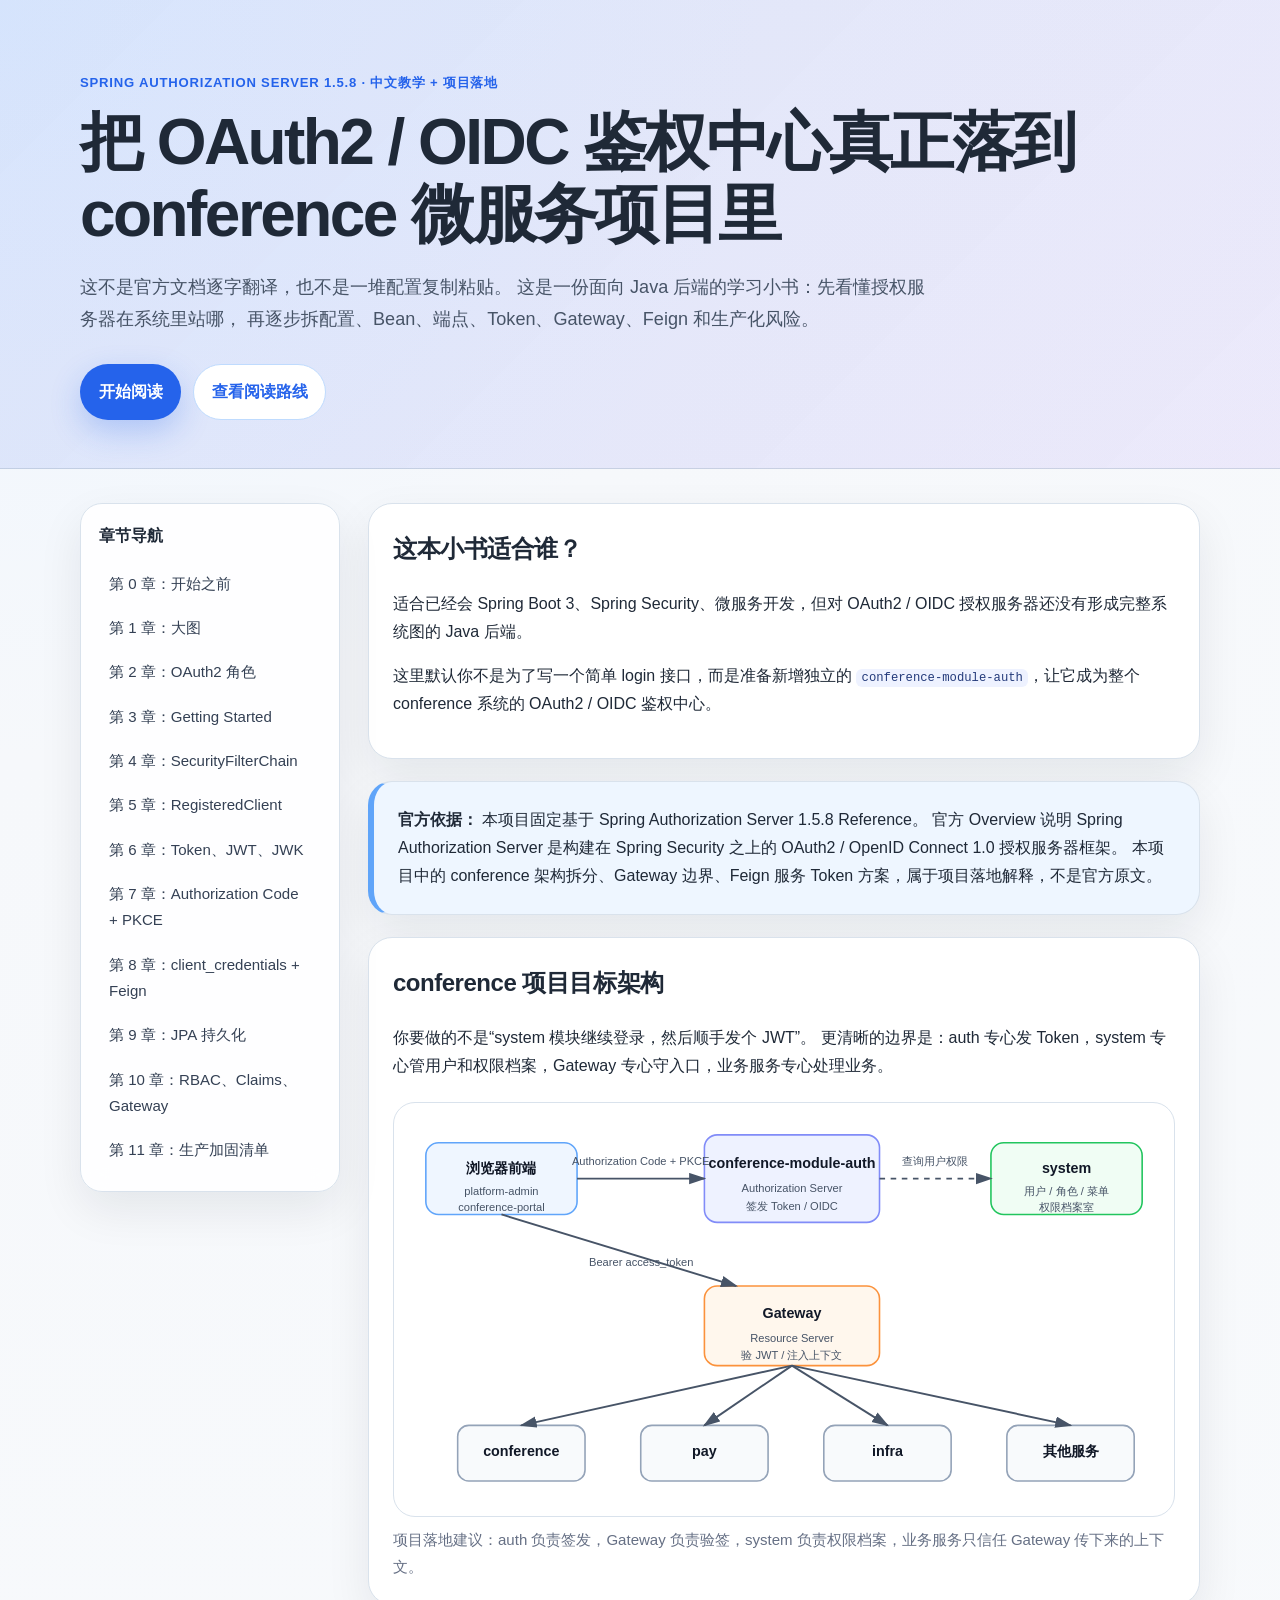
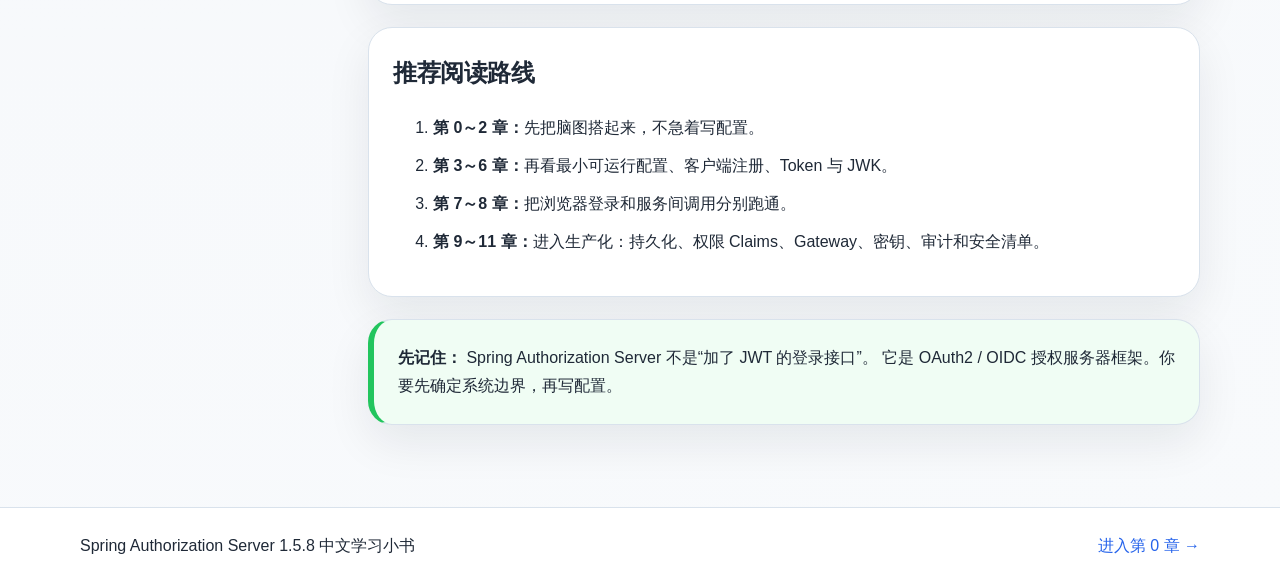
<file: spring-authorization-server-html-study/index.html>
<!DOCTYPE html>
<html lang="zh-CN">
<head>
  <meta charset="UTF-8" />
  <meta name="viewport" content="width=device-width, initial-scale=1.0" />
  <title>Spring Authorization Server 1.5.8 中文学习小书</title>
  <link rel="stylesheet" href="./assets/css/style.css" />
</head>
<body>
  <a class="skip-link" href="#main">跳到正文</a>
  <header class="book-header">
    <div class="container">
      <p class="eyebrow">Spring Authorization Server 1.5.8 · 中文教学 + 项目落地</p>
      <h1>把 OAuth2 / OIDC 鉴权中心真正落到 conference 微服务项目里</h1>
      <p class="lead">
        这不是官方文档逐字翻译，也不是一堆配置复制粘贴。
        这是一份面向 Java 后端的学习小书：先看懂授权服务器在系统里站哪，
        再逐步拆配置、Bean、端点、Token、Gateway、Feign 和生产化风险。
      </p>
      <div class="hero-actions">
        <a class="button primary" href="./chapters/00-before-you-start.html">开始阅读</a>
        <a class="button secondary" href="#route">查看阅读路线</a>
      </div>
    </div>
  </header>

  <main id="main" class="container book-layout">
    <aside class="toc">
      <strong>章节导航</strong>
      <a href="./chapters/00-before-you-start.html">第 0 章：开始之前</a>
      <a href="./chapters/01-big-picture.html">第 1 章：大图</a>
      <a href="./chapters/02-oauth2-roles.html">第 2 章：OAuth2 角色</a>
      <a href="./chapters/03-getting-started.html">第 3 章：Getting Started</a>
      <a href="./chapters/04-security-filter-chain.html">第 4 章：SecurityFilterChain</a>
      <a href="./chapters/05-registered-client.html">第 5 章：RegisteredClient</a>
      <a href="./chapters/06-token-jwt-jwk.html">第 6 章：Token、JWT、JWK</a>
      <a href="./chapters/07-authorization-code-pkce.html">第 7 章：Authorization Code + PKCE</a>
      <a href="./chapters/08-client-credentials-feign.html">第 8 章：client_credentials + Feign</a>
      <a href="./chapters/09-jpa-persistence.html">第 9 章：JPA 持久化</a>
      <a href="./chapters/10-rbac-claims-gateway.html">第 10 章：RBAC、Claims、Gateway</a>
      <a href="./chapters/11-production-checklist.html">第 11 章：生产加固清单</a>
    </aside>

    <article class="content">
      <section class="card">
        <h2>这本小书适合谁？</h2>
        <p>
          适合已经会 Spring Boot 3、Spring Security、微服务开发，但对 OAuth2 / OIDC 授权服务器还没有形成完整系统图的 Java 后端。
        </p>
        <p>
          这里默认你不是为了写一个简单 login 接口，而是准备新增独立的
          <code>conference-module-auth</code>，让它成为整个 conference 系统的 OAuth2 / OIDC 鉴权中心。
        </p>
      </section>

      <section class="official-note">
        <strong>官方依据：</strong>
        本项目固定基于 Spring Authorization Server 1.5.8 Reference。
        官方 Overview 说明 Spring Authorization Server 是构建在 Spring Security 之上的 OAuth2 / OpenID Connect 1.0 授权服务器框架。
        本项目中的 conference 架构拆分、Gateway 边界、Feign 服务 Token 方案，属于项目落地解释，不是官方原文。
      </section>

      <section class="card">
        <h2>conference 项目目标架构</h2>
        <p>
          你要做的不是“system 模块继续登录，然后顺手发个 JWT”。
          更清晰的边界是：auth 专心发 Token，system 专心管用户和权限档案，Gateway 专心守入口，业务服务专心处理业务。
        </p>

        <figure class="diagram">
          <svg viewBox="0 0 980 520" role="img" aria-label="conference OAuth2 总体架构图">
            <defs>
              <marker id="arrow" markerWidth="10" markerHeight="10" refX="8" refY="3" orient="auto">
                <path d="M0,0 L0,6 L9,3 z"></path>
              </marker>
            </defs>

            <rect x="40" y="50" width="190" height="90" rx="16" class="svg-box client"/>
            <text x="135" y="88" text-anchor="middle" class="svg-title">浏览器前端</text>
            <text x="135" y="116" text-anchor="middle" class="svg-text">platform-admin</text>
            <text x="135" y="136" text-anchor="middle" class="svg-text">conference-portal</text>

            <rect x="390" y="40" width="220" height="110" rx="16" class="svg-box auth"/>
            <text x="500" y="82" text-anchor="middle" class="svg-title">conference-module-auth</text>
            <text x="500" y="112" text-anchor="middle" class="svg-text">Authorization Server</text>
            <text x="500" y="134" text-anchor="middle" class="svg-text">签发 Token / OIDC</text>

            <rect x="750" y="50" width="190" height="90" rx="16" class="svg-box system"/>
            <text x="845" y="88" text-anchor="middle" class="svg-title">system</text>
            <text x="845" y="116" text-anchor="middle" class="svg-text">用户 / 角色 / 菜单</text>
            <text x="845" y="136" text-anchor="middle" class="svg-text">权限档案室</text>

            <rect x="390" y="230" width="220" height="100" rx="16" class="svg-box gateway"/>
            <text x="500" y="270" text-anchor="middle" class="svg-title">Gateway</text>
            <text x="500" y="300" text-anchor="middle" class="svg-text">Resource Server</text>
            <text x="500" y="322" text-anchor="middle" class="svg-text">验 JWT / 注入上下文</text>

            <rect x="80" y="405" width="160" height="70" rx="14" class="svg-box service"/>
            <text x="160" y="444" text-anchor="middle" class="svg-title">conference</text>

            <rect x="310" y="405" width="160" height="70" rx="14" class="svg-box service"/>
            <text x="390" y="444" text-anchor="middle" class="svg-title">pay</text>

            <rect x="540" y="405" width="160" height="70" rx="14" class="svg-box service"/>
            <text x="620" y="444" text-anchor="middle" class="svg-title">infra</text>

            <rect x="770" y="405" width="160" height="70" rx="14" class="svg-box service"/>
            <text x="850" y="444" text-anchor="middle" class="svg-title">其他服务</text>

            <line x1="230" y1="95" x2="390" y2="95" class="svg-line" marker-end="url(#arrow)"/>
            <text x="310" y="78" text-anchor="middle" class="svg-text">Authorization Code + PKCE</text>

            <line x1="610" y1="95" x2="750" y2="95" class="svg-line dashed" marker-end="url(#arrow)"/>
            <text x="680" y="78" text-anchor="middle" class="svg-text">查询用户权限</text>

            <line x1="135" y1="140" x2="430" y2="230" class="svg-line" marker-end="url(#arrow)"/>
            <text x="245" y="205" class="svg-text">Bearer access_token</text>

            <line x1="500" y1="330" x2="160" y2="405" class="svg-line" marker-end="url(#arrow)"/>
            <line x1="500" y1="330" x2="390" y2="405" class="svg-line" marker-end="url(#arrow)"/>
            <line x1="500" y1="330" x2="620" y2="405" class="svg-line" marker-end="url(#arrow)"/>
            <line x1="500" y1="330" x2="850" y2="405" class="svg-line" marker-end="url(#arrow)"/>
          </svg>
          <figcaption>项目落地建议：auth 负责签发，Gateway 负责验签，system 负责权限档案，业务服务只信任 Gateway 传下来的上下文。</figcaption>
        </figure>
      </section>

      <section id="route" class="card">
        <h2>推荐阅读路线</h2>
        <ol class="reading-route">
          <li><strong>第 0～2 章：</strong>先把脑图搭起来，不急着写配置。</li>
          <li><strong>第 3～6 章：</strong>再看最小可运行配置、客户端注册、Token 与 JWK。</li>
          <li><strong>第 7～8 章：</strong>把浏览器登录和服务间调用分别跑通。</li>
          <li><strong>第 9～11 章：</strong>进入生产化：持久化、权限 Claims、Gateway、密钥、审计和安全清单。</li>
        </ol>
      </section>

      <section class="remember-box">
        <strong>先记住：</strong>
        Spring Authorization Server 不是“加了 JWT 的登录接口”。
        它是 OAuth2 / OIDC 授权服务器框架。你要先确定系统边界，再写配置。
      </section>
    </article>
  </main>

  <footer class="book-footer">
    <div class="container">
      <span>Spring Authorization Server 1.5.8 中文学习小书</span>
      <a href="./chapters/00-before-you-start.html">进入第 0 章 →</a>
    </div>
  </footer>

  <script src="./assets/js/main.js"></script>
</body>
</html>
</file>
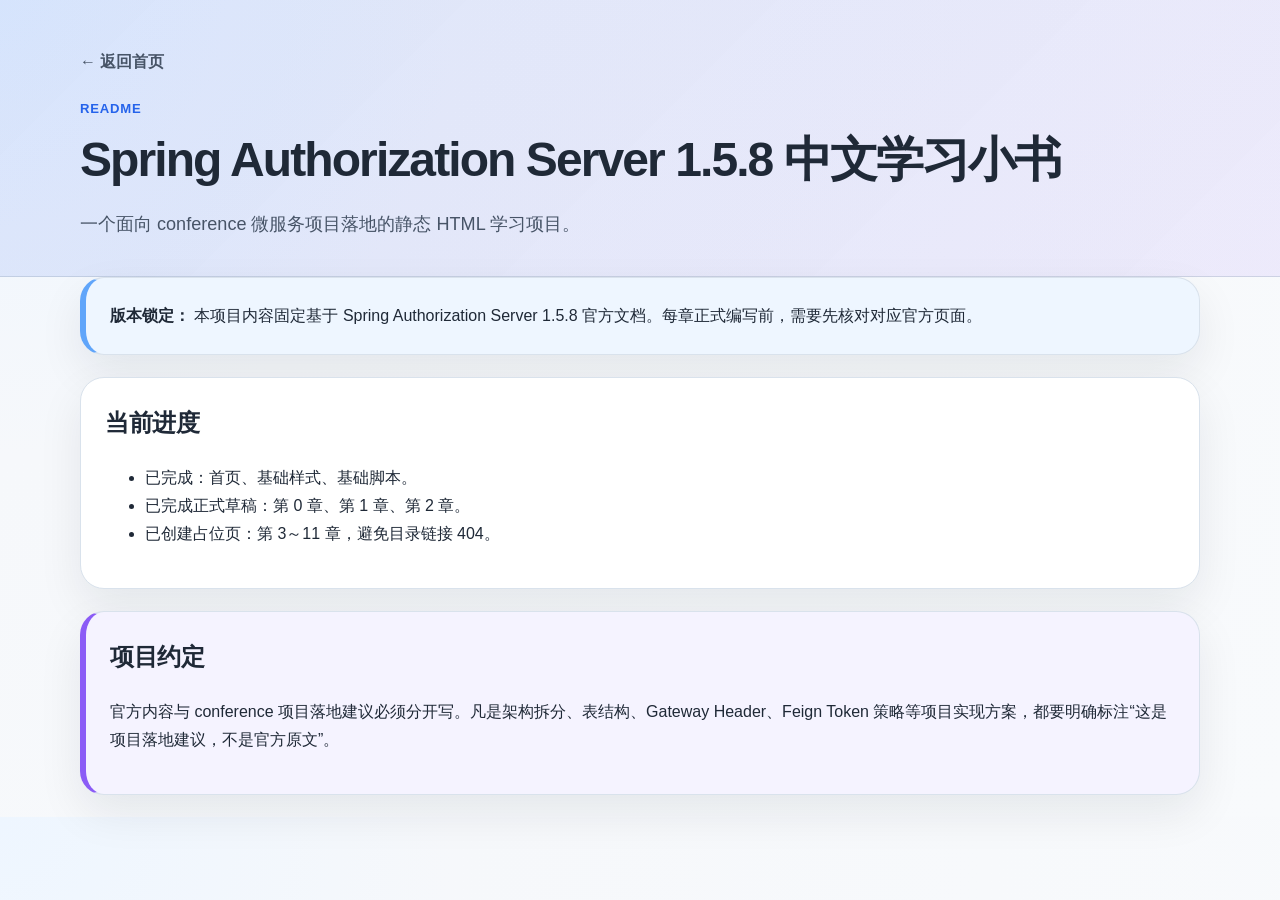
<file: spring-authorization-server-html-study/README.html>
<!DOCTYPE html>
<html lang="zh-CN">
<head>
  <meta charset="UTF-8" />
  <meta name="viewport" content="width=device-width, initial-scale=1.0" />
  <title>README · Spring Authorization Server 1.5.8 中文学习小书</title>
  <link rel="stylesheet" href="./assets/css/style.css" />
</head>
<body>
  <header class="chapter-header">
    <div class="container">
      <a class="back-link" href="./index.html">← 返回首页</a>
      <p class="eyebrow">README</p>
      <h1>Spring Authorization Server 1.5.8 中文学习小书</h1>
      <p class="lead">一个面向 conference 微服务项目落地的静态 HTML 学习项目。</p>
    </div>
  </header>
  <main class="container">
    <section class="official-note">
      <strong>版本锁定：</strong>
      本项目内容固定基于 Spring Authorization Server 1.5.8 官方文档。每章正式编写前，需要先核对对应官方页面。
    </section>
    <section class="card">
      <h2>当前进度</h2>
      <ul>
        <li>已完成：首页、基础样式、基础脚本。</li>
        <li>已完成正式草稿：第 0 章、第 1 章、第 2 章。</li>
        <li>已创建占位页：第 3～11 章，避免目录链接 404。</li>
      </ul>
    </section>
    <section class="project-note">
      <h2>项目约定</h2>
      <p>官方内容与 conference 项目落地建议必须分开写。凡是架构拆分、表结构、Gateway Header、Feign Token 策略等项目实现方案，都要明确标注“这是项目落地建议，不是官方原文”。</p>
    </section>
  </main>
  <script src="./assets/js/main.js"></script>
</body>
</html>
</file>
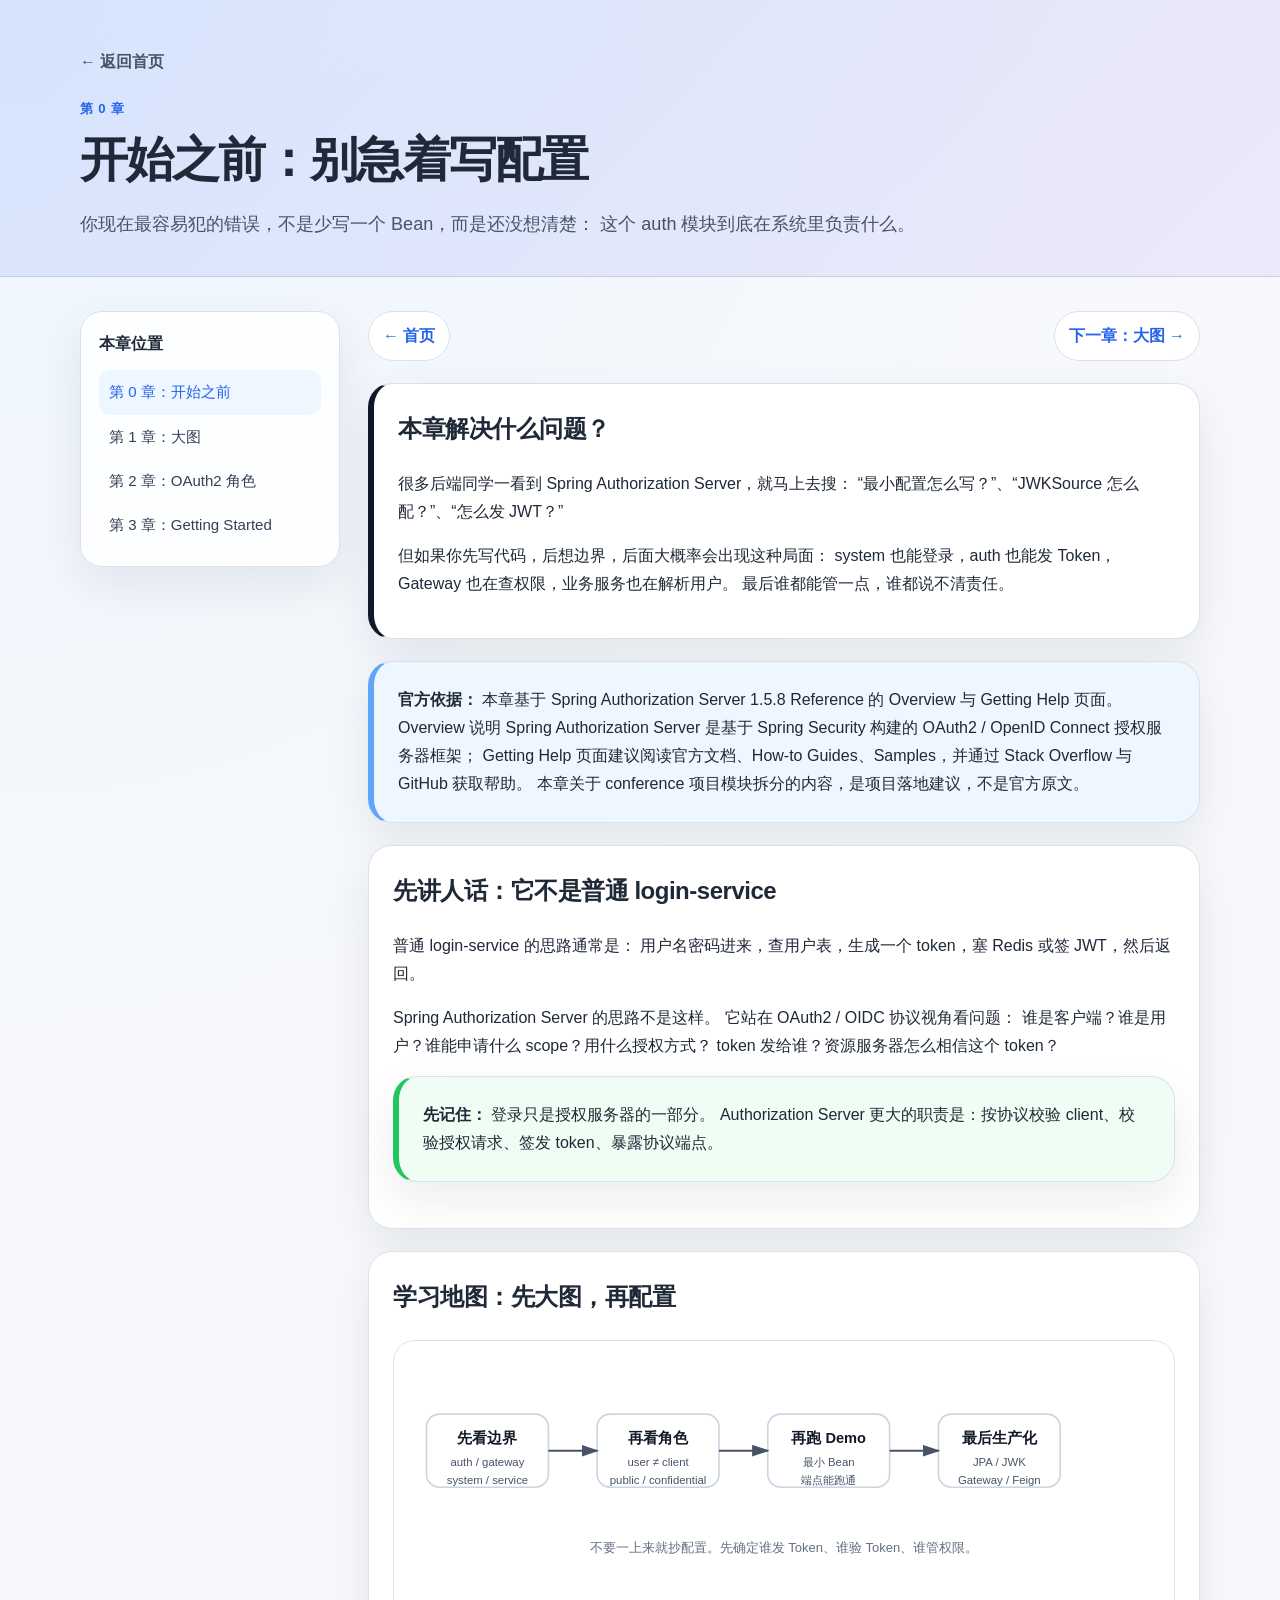
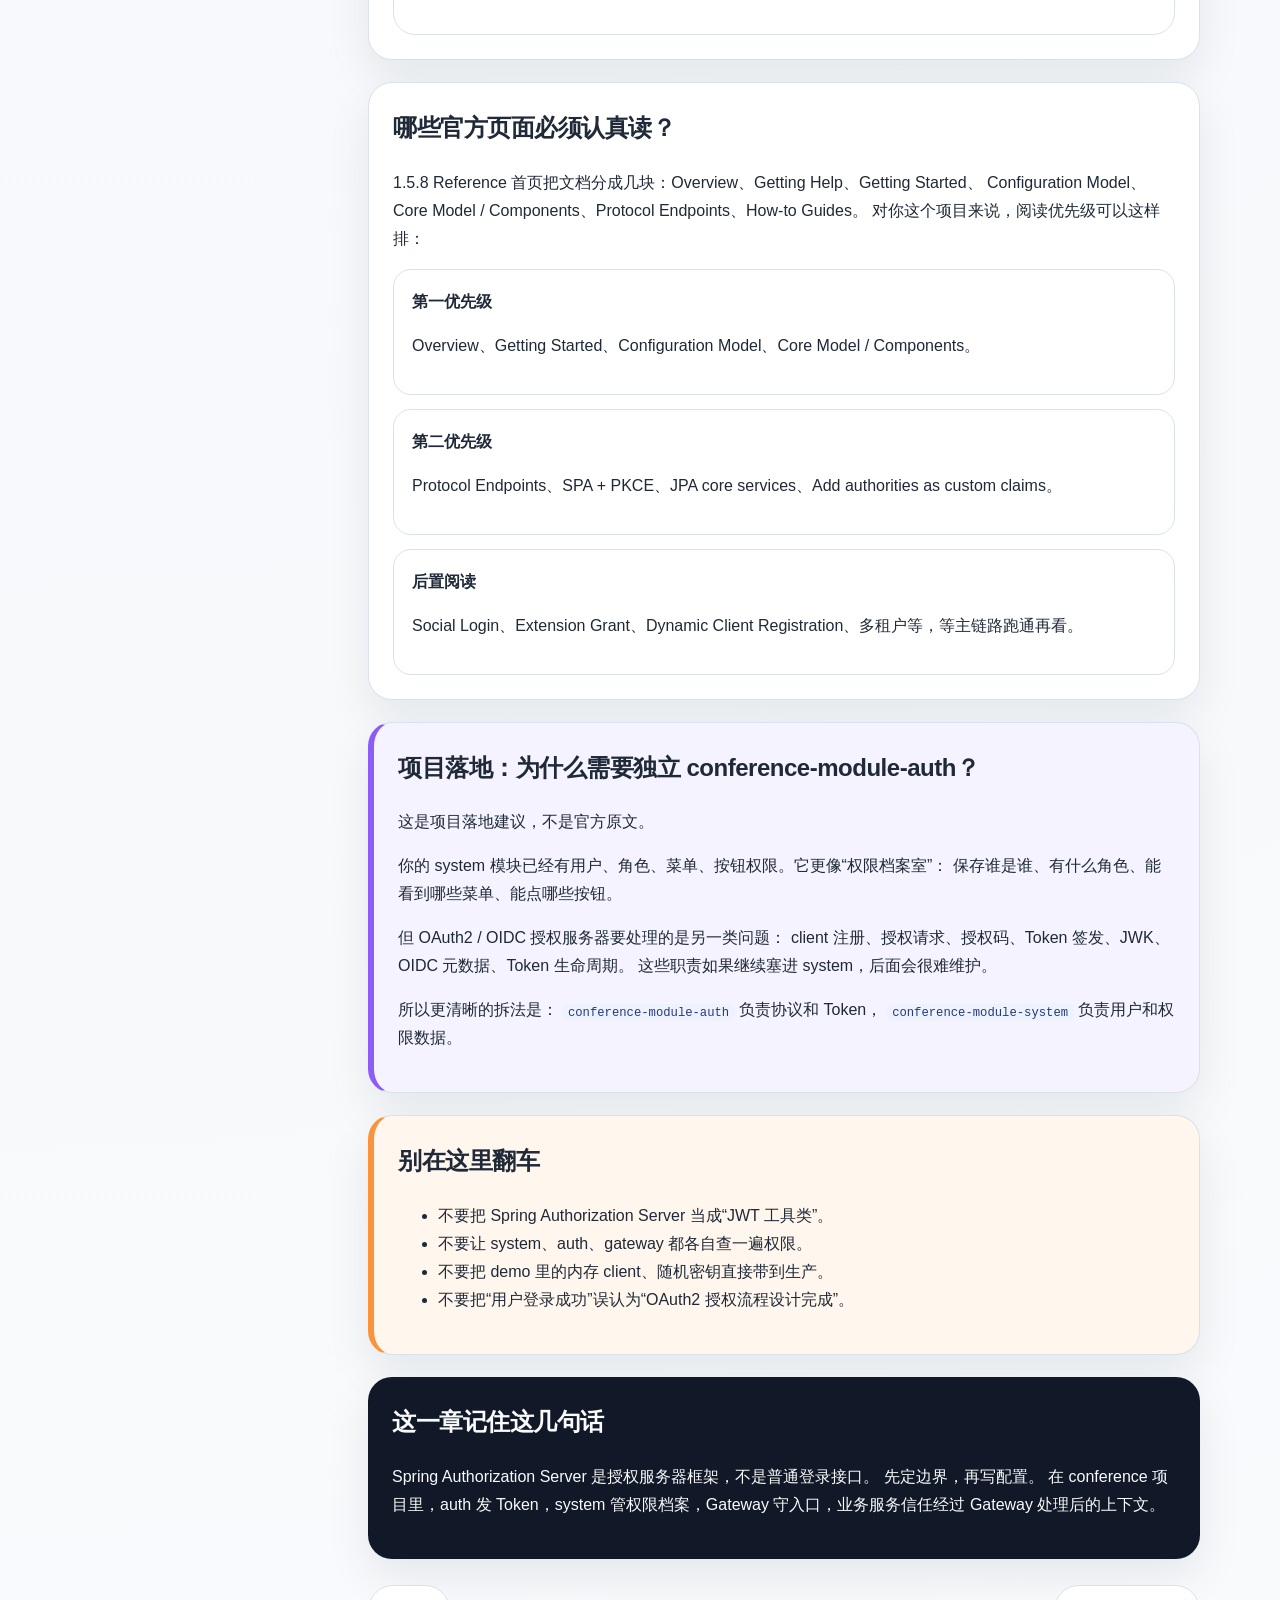
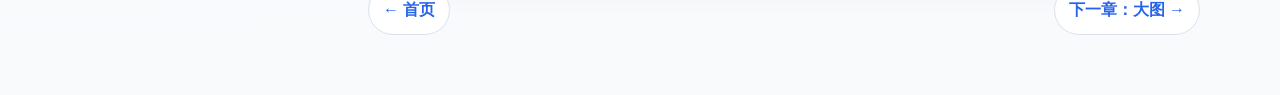
<file: spring-authorization-server-html-study/chapters/00-before-you-start.html>
<!DOCTYPE html>
<html lang="zh-CN">
<head>
  <meta charset="UTF-8" />
  <meta name="viewport" content="width=device-width, initial-scale=1.0" />
  <title>第 0 章：开始之前：别急着写配置</title>
  <link rel="stylesheet" href="../assets/css/style.css" />
</head>
<body>
  <a class="skip-link" href="#main">跳到正文</a>
  <header class="chapter-header">
    <div class="container">
      <a class="back-link" href="../index.html">← 返回首页</a>
      <p class="eyebrow">第 0 章</p>
      <h1>开始之前：别急着写配置</h1>
      <p class="lead">
        你现在最容易犯的错误，不是少写一个 Bean，而是还没想清楚：
        这个 auth 模块到底在系统里负责什么。
      </p>
    </div>
  </header>

  <main id="main" class="container book-layout">
    <aside class="toc">
      <strong>本章位置</strong>
      <a href="./00-before-you-start.html">第 0 章：开始之前</a>
      <a href="./01-big-picture.html">第 1 章：大图</a>
      <a href="./02-oauth2-roles.html">第 2 章：OAuth2 角色</a>
      <a href="./03-getting-started.html">第 3 章：Getting Started</a>
    </aside>

    <article class="content">
      <nav class="chapter-nav top">
        <a href="../index.html">← 首页</a>
        <a href="./01-big-picture.html">下一章：大图 →</a>
      </nav>

      <section class="problem-box">
        <h2>本章解决什么问题？</h2>
        <p>
          很多后端同学一看到 Spring Authorization Server，就马上去搜：
          “最小配置怎么写？”、“JWKSource 怎么配？”、“怎么发 JWT？”
        </p>
        <p>
          但如果你先写代码，后想边界，后面大概率会出现这种局面：
          system 也能登录，auth 也能发 Token，Gateway 也在查权限，业务服务也在解析用户。
          最后谁都能管一点，谁都说不清责任。
        </p>
      </section>

      <section class="official-note">
        <strong>官方依据：</strong>
        本章基于 Spring Authorization Server 1.5.8 Reference 的 Overview 与 Getting Help 页面。
        Overview 说明 Spring Authorization Server 是基于 Spring Security 构建的 OAuth2 / OpenID Connect 授权服务器框架；
        Getting Help 页面建议阅读官方文档、How-to Guides、Samples，并通过 Stack Overflow 与 GitHub 获取帮助。
        本章关于 conference 项目模块拆分的内容，是项目落地建议，不是官方原文。
      </section>

      <section class="card">
        <h2>先讲人话：它不是普通 login-service</h2>
        <p>
          普通 login-service 的思路通常是：
          用户名密码进来，查用户表，生成一个 token，塞 Redis 或签 JWT，然后返回。
        </p>
        <p>
          Spring Authorization Server 的思路不是这样。
          它站在 OAuth2 / OIDC 协议视角看问题：
          谁是客户端？谁是用户？谁能申请什么 scope？用什么授权方式？
          token 发给谁？资源服务器怎么相信这个 token？
        </p>

        <div class="remember-box">
          <strong>先记住：</strong>
          登录只是授权服务器的一部分。
          Authorization Server 更大的职责是：按协议校验 client、校验授权请求、签发 token、暴露协议端点。
        </div>
      </section>

      <section class="card">
        <h2>学习地图：先大图，再配置</h2>
        <figure class="diagram">
          <svg viewBox="0 0 960 360" role="img" aria-label="学习路线图">
            <defs>
              <marker id="arrow" markerWidth="10" markerHeight="10" refX="8" refY="3" orient="auto">
                <path d="M0,0 L0,6 L9,3 z"></path>
              </marker>
            </defs>

            <rect x="40" y="90" width="150" height="90" rx="16" class="svg-box"/>
            <text x="115" y="125" text-anchor="middle" class="svg-title">先看边界</text>
            <text x="115" y="154" text-anchor="middle" class="svg-text">auth / gateway</text>
            <text x="115" y="176" text-anchor="middle" class="svg-text">system / service</text>

            <rect x="250" y="90" width="150" height="90" rx="16" class="svg-box"/>
            <text x="325" y="125" text-anchor="middle" class="svg-title">再看角色</text>
            <text x="325" y="154" text-anchor="middle" class="svg-text">user ≠ client</text>
            <text x="325" y="176" text-anchor="middle" class="svg-text">public / confidential</text>

            <rect x="460" y="90" width="150" height="90" rx="16" class="svg-box"/>
            <text x="535" y="125" text-anchor="middle" class="svg-title">再跑 Demo</text>
            <text x="535" y="154" text-anchor="middle" class="svg-text">最小 Bean</text>
            <text x="535" y="176" text-anchor="middle" class="svg-text">端点能跑通</text>

            <rect x="670" y="90" width="150" height="90" rx="16" class="svg-box"/>
            <text x="745" y="125" text-anchor="middle" class="svg-title">最后生产化</text>
            <text x="745" y="154" text-anchor="middle" class="svg-text">JPA / JWK</text>
            <text x="745" y="176" text-anchor="middle" class="svg-text">Gateway / Feign</text>

            <line x1="190" y1="135" x2="250" y2="135" class="svg-line" marker-end="url(#arrow)"/>
            <line x1="400" y1="135" x2="460" y2="135" class="svg-line" marker-end="url(#arrow)"/>
            <line x1="610" y1="135" x2="670" y2="135" class="svg-line" marker-end="url(#arrow)"/>

            <text x="480" y="260" text-anchor="middle" class="svg-caption">
              不要一上来就抄配置。先确定谁发 Token、谁验 Token、谁管权限。
            </text>
          </svg>
        </figure>
      </section>

      <section class="card">
        <h2>哪些官方页面必须认真读？</h2>
        <p>
          1.5.8 Reference 首页把文档分成几块：Overview、Getting Help、Getting Started、
          Configuration Model、Core Model / Components、Protocol Endpoints、How-to Guides。
          对你这个项目来说，阅读优先级可以这样排：
        </p>

        <div class="priority-list">
          <div class="priority-item">
            <strong>第一优先级</strong>
            <p>Overview、Getting Started、Configuration Model、Core Model / Components。</p>
          </div>
          <div class="priority-item">
            <strong>第二优先级</strong>
            <p>Protocol Endpoints、SPA + PKCE、JPA core services、Add authorities as custom claims。</p>
          </div>
          <div class="priority-item">
            <strong>后置阅读</strong>
            <p>Social Login、Extension Grant、Dynamic Client Registration、多租户等，等主链路跑通再看。</p>
          </div>
        </div>
      </section>

      <section class="project-note">
        <h2>项目落地：为什么需要独立 conference-module-auth？</h2>
        <p>这是项目落地建议，不是官方原文。</p>
        <p>
          你的 system 模块已经有用户、角色、菜单、按钮权限。它更像“权限档案室”：
          保存谁是谁、有什么角色、能看到哪些菜单、能点哪些按钮。
        </p>
        <p>
          但 OAuth2 / OIDC 授权服务器要处理的是另一类问题：
          client 注册、授权请求、授权码、Token 签发、JWK、OIDC 元数据、Token 生命周期。
          这些职责如果继续塞进 system，后面会很难维护。
        </p>
        <p>
          所以更清晰的拆法是：
          <code>conference-module-auth</code> 负责协议和 Token，
          <code>conference-module-system</code> 负责用户和权限数据。
        </p>
      </section>

      <section class="pitfall-box">
        <h2>别在这里翻车</h2>
        <ul>
          <li>不要把 Spring Authorization Server 当成“JWT 工具类”。</li>
          <li>不要让 system、auth、gateway 都各自查一遍权限。</li>
          <li>不要把 demo 里的内存 client、随机密钥直接带到生产。</li>
          <li>不要把“用户登录成功”误认为“OAuth2 授权流程设计完成”。</li>
        </ul>
      </section>

      <section class="summary-box">
        <h2>这一章记住这几句话</h2>
        <p>
          Spring Authorization Server 是授权服务器框架，不是普通登录接口。
          先定边界，再写配置。
          在 conference 项目里，auth 发 Token，system 管权限档案，Gateway 守入口，业务服务信任经过 Gateway 处理后的上下文。
        </p>
      </section>

      <nav class="chapter-nav bottom">
        <a href="../index.html">← 首页</a>
        <a href="./01-big-picture.html">下一章：大图 →</a>
      </nav>
    </article>
  </main>
  <script src="../assets/js/main.js"></script>
</body>
</html>
</file>
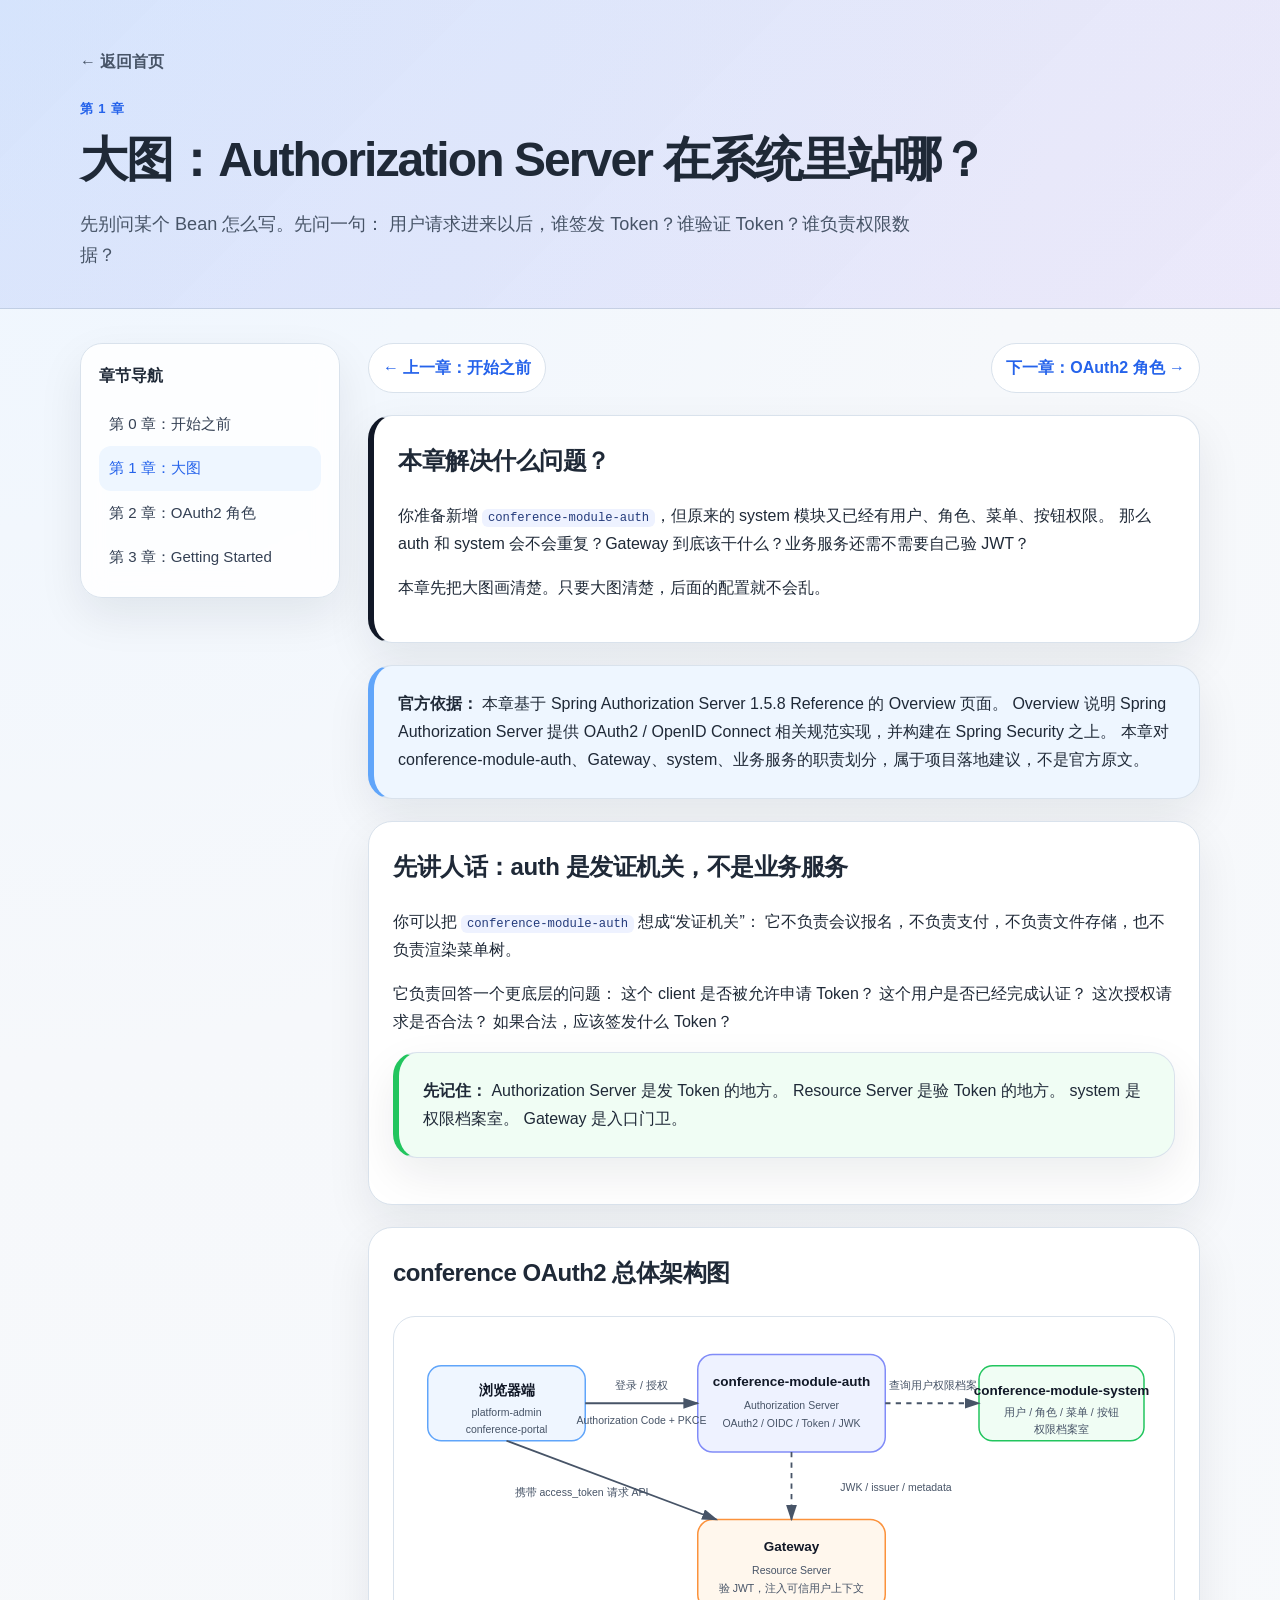
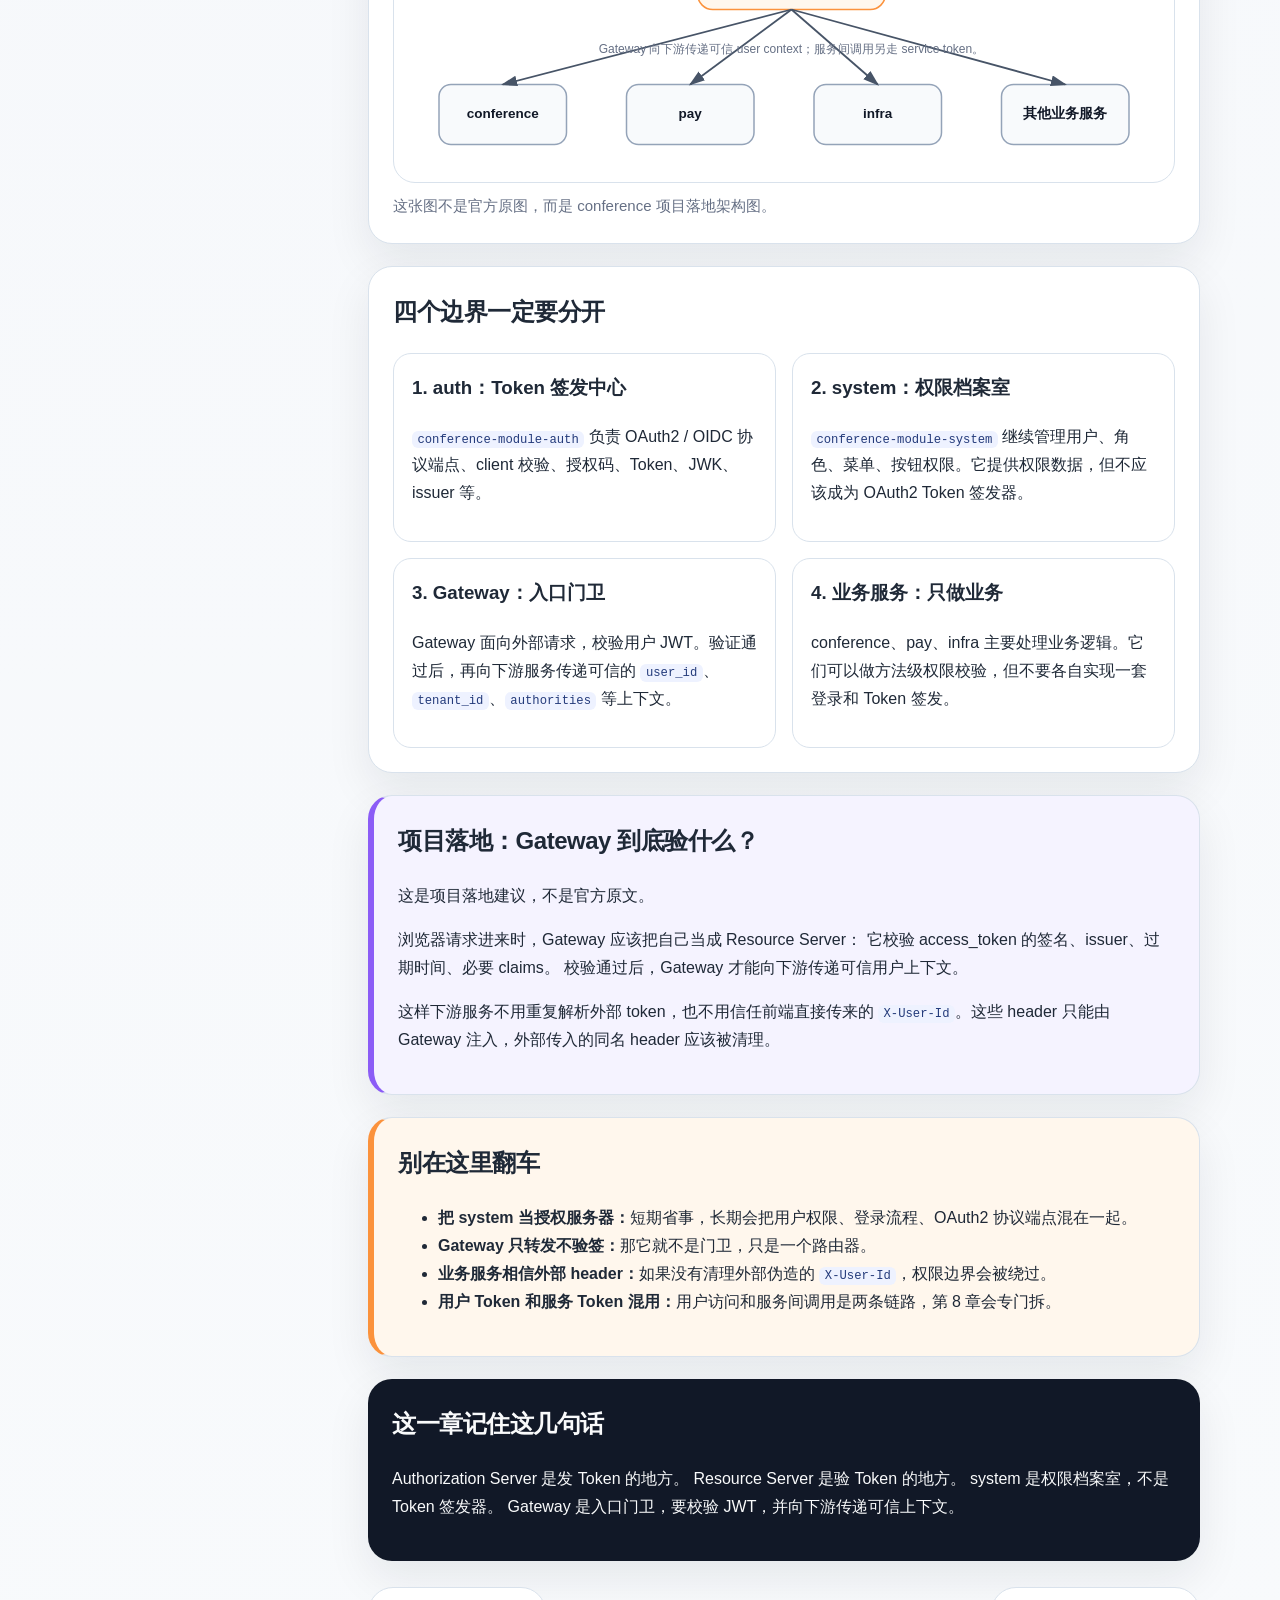
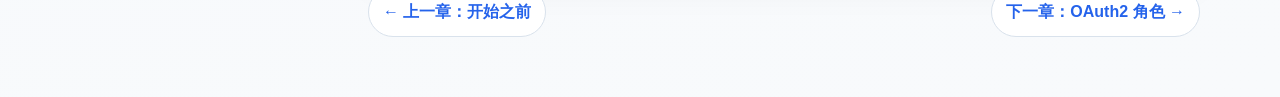
<file: spring-authorization-server-html-study/chapters/01-big-picture.html>
<!DOCTYPE html>
<html lang="zh-CN">
<head>
  <meta charset="UTF-8" />
  <meta name="viewport" content="width=device-width, initial-scale=1.0" />
  <title>第 1 章：大图：Authorization Server 在系统里站哪？</title>
  <link rel="stylesheet" href="../assets/css/style.css" />
</head>
<body>
  <a class="skip-link" href="#main">跳到正文</a>
  <header class="chapter-header">
    <div class="container">
      <a class="back-link" href="../index.html">← 返回首页</a>
      <p class="eyebrow">第 1 章</p>
      <h1>大图：Authorization Server 在系统里站哪？</h1>
      <p class="lead">
        先别问某个 Bean 怎么写。先问一句：
        用户请求进来以后，谁签发 Token？谁验证 Token？谁负责权限数据？
      </p>
    </div>
  </header>

  <main id="main" class="container book-layout">
    <aside class="toc">
      <strong>章节导航</strong>
      <a href="./00-before-you-start.html">第 0 章：开始之前</a>
      <a href="./01-big-picture.html">第 1 章：大图</a>
      <a href="./02-oauth2-roles.html">第 2 章：OAuth2 角色</a>
      <a href="./03-getting-started.html">第 3 章：Getting Started</a>
    </aside>

    <article class="content">
      <nav class="chapter-nav top">
        <a href="./00-before-you-start.html">← 上一章：开始之前</a>
        <a href="./02-oauth2-roles.html">下一章：OAuth2 角色 →</a>
      </nav>

      <section class="problem-box">
        <h2>本章解决什么问题？</h2>
        <p>
          你准备新增 <code>conference-module-auth</code>，但原来的 system 模块又已经有用户、角色、菜单、按钮权限。
          那么 auth 和 system 会不会重复？Gateway 到底该干什么？业务服务还需不需要自己验 JWT？
        </p>
        <p>
          本章先把大图画清楚。只要大图清楚，后面的配置就不会乱。
        </p>
      </section>

      <section class="official-note">
        <strong>官方依据：</strong>
        本章基于 Spring Authorization Server 1.5.8 Reference 的 Overview 页面。
        Overview 说明 Spring Authorization Server 提供 OAuth2 / OpenID Connect 相关规范实现，并构建在 Spring Security 之上。
        本章对 conference-module-auth、Gateway、system、业务服务的职责划分，属于项目落地建议，不是官方原文。
      </section>

      <section class="card">
        <h2>先讲人话：auth 是发证机关，不是业务服务</h2>
        <p>
          你可以把 <code>conference-module-auth</code> 想成“发证机关”：
          它不负责会议报名，不负责支付，不负责文件存储，也不负责渲染菜单树。
        </p>
        <p>
          它负责回答一个更底层的问题：
          这个 client 是否被允许申请 Token？
          这个用户是否已经完成认证？
          这次授权请求是否合法？
          如果合法，应该签发什么 Token？
        </p>

        <div class="remember-box">
          <strong>先记住：</strong>
          Authorization Server 是发 Token 的地方。
          Resource Server 是验 Token 的地方。
          system 是权限档案室。
          Gateway 是入口门卫。
        </div>
      </section>

      <section class="card">
        <h2>conference OAuth2 总体架构图</h2>
        <figure class="diagram">
          <svg viewBox="0 0 1040 620" role="img" aria-label="conference OAuth2 总体架构图">
            <defs>
              <marker id="arrow" markerWidth="10" markerHeight="10" refX="8" refY="3" orient="auto">
                <path d="M0,0 L0,6 L9,3 z"></path>
              </marker>
            </defs>

            <rect x="45" y="65" width="210" height="100" rx="18" class="svg-box client"/>
            <text x="150" y="104" text-anchor="middle" class="svg-title">浏览器端</text>
            <text x="150" y="132" text-anchor="middle" class="svg-text">platform-admin</text>
            <text x="150" y="154" text-anchor="middle" class="svg-text">conference-portal</text>

            <rect x="405" y="50" width="250" height="130" rx="20" class="svg-box auth"/>
            <text x="530" y="92" text-anchor="middle" class="svg-title">conference-module-auth</text>
            <text x="530" y="122" text-anchor="middle" class="svg-text">Authorization Server</text>
            <text x="530" y="146" text-anchor="middle" class="svg-text">OAuth2 / OIDC / Token / JWK</text>

            <rect x="780" y="65" width="220" height="100" rx="18" class="svg-box system"/>
            <text x="890" y="104" text-anchor="middle" class="svg-title">conference-module-system</text>
            <text x="890" y="132" text-anchor="middle" class="svg-text">用户 / 角色 / 菜单 / 按钮</text>
            <text x="890" y="154" text-anchor="middle" class="svg-text">权限档案室</text>

            <rect x="405" y="270" width="250" height="120" rx="20" class="svg-box gateway"/>
            <text x="530" y="312" text-anchor="middle" class="svg-title">Gateway</text>
            <text x="530" y="342" text-anchor="middle" class="svg-text">Resource Server</text>
            <text x="530" y="366" text-anchor="middle" class="svg-text">验 JWT，注入可信用户上下文</text>

            <rect x="60" y="490" width="170" height="80" rx="16" class="svg-box service"/>
            <text x="145" y="535" text-anchor="middle" class="svg-title">conference</text>

            <rect x="310" y="490" width="170" height="80" rx="16" class="svg-box service"/>
            <text x="395" y="535" text-anchor="middle" class="svg-title">pay</text>

            <rect x="560" y="490" width="170" height="80" rx="16" class="svg-box service"/>
            <text x="645" y="535" text-anchor="middle" class="svg-title">infra</text>

            <rect x="810" y="490" width="170" height="80" rx="16" class="svg-box service"/>
            <text x="895" y="535" text-anchor="middle" class="svg-title">其他业务服务</text>

            <line x1="255" y1="115" x2="405" y2="115" class="svg-line" marker-end="url(#arrow)"/>
            <text x="330" y="96" text-anchor="middle" class="svg-text">登录 / 授权</text>
            <text x="330" y="142" text-anchor="middle" class="svg-text">Authorization Code + PKCE</text>

            <line x1="655" y1="115" x2="780" y2="115" class="svg-line dashed" marker-end="url(#arrow)"/>
            <text x="718" y="96" text-anchor="middle" class="svg-text">查询用户权限档案</text>

            <line x1="150" y1="165" x2="430" y2="270" class="svg-line" marker-end="url(#arrow)"/>
            <text x="250" y="238" text-anchor="middle" class="svg-text">携带 access_token 请求 API</text>

            <line x1="530" y1="180" x2="530" y2="270" class="svg-line dashed" marker-end="url(#arrow)"/>
            <text x="595" y="232" class="svg-text">JWK / issuer / metadata</text>

            <line x1="530" y1="390" x2="145" y2="490" class="svg-line" marker-end="url(#arrow)"/>
            <line x1="530" y1="390" x2="395" y2="490" class="svg-line" marker-end="url(#arrow)"/>
            <line x1="530" y1="390" x2="645" y2="490" class="svg-line" marker-end="url(#arrow)"/>
            <line x1="530" y1="390" x2="895" y2="490" class="svg-line" marker-end="url(#arrow)"/>

            <text x="530" y="448" text-anchor="middle" class="svg-caption">
              Gateway 向下游传递可信 user context；服务间调用另走 service token。
            </text>
          </svg>
          <figcaption>
            这张图不是官方原图，而是 conference 项目落地架构图。
          </figcaption>
        </figure>
      </section>

      <section class="card">
        <h2>四个边界一定要分开</h2>
        <div class="concept-grid">
          <div class="concept-card">
            <h3>1. auth：Token 签发中心</h3>
            <p><code>conference-module-auth</code> 负责 OAuth2 / OIDC 协议端点、client 校验、授权码、Token、JWK、issuer 等。</p>
          </div>

          <div class="concept-card">
            <h3>2. system：权限档案室</h3>
            <p><code>conference-module-system</code> 继续管理用户、角色、菜单、按钮权限。它提供权限数据，但不应该成为 OAuth2 Token 签发器。</p>
          </div>

          <div class="concept-card">
            <h3>3. Gateway：入口门卫</h3>
            <p>Gateway 面向外部请求，校验用户 JWT。验证通过后，再向下游服务传递可信的 <code>user_id</code>、<code>tenant_id</code>、<code>authorities</code> 等上下文。</p>
          </div>

          <div class="concept-card">
            <h3>4. 业务服务：只做业务</h3>
            <p>conference、pay、infra 主要处理业务逻辑。它们可以做方法级权限校验，但不要各自实现一套登录和 Token 签发。</p>
          </div>
        </div>
      </section>

      <section class="project-note">
        <h2>项目落地：Gateway 到底验什么？</h2>
        <p>这是项目落地建议，不是官方原文。</p>
        <p>
          浏览器请求进来时，Gateway 应该把自己当成 Resource Server：
          它校验 access_token 的签名、issuer、过期时间、必要 claims。
          校验通过后，Gateway 才能向下游传递可信用户上下文。
        </p>
        <p>
          这样下游服务不用重复解析外部 token，也不用信任前端直接传来的
          <code>X-User-Id</code>。这些 header 只能由 Gateway 注入，外部传入的同名 header 应该被清理。
        </p>
      </section>

      <section class="pitfall-box">
        <h2>别在这里翻车</h2>
        <ul>
          <li><strong>把 system 当授权服务器：</strong>短期省事，长期会把用户权限、登录流程、OAuth2 协议端点混在一起。</li>
          <li><strong>Gateway 只转发不验签：</strong>那它就不是门卫，只是一个路由器。</li>
          <li><strong>业务服务相信外部 header：</strong>如果没有清理外部伪造的 <code>X-User-Id</code>，权限边界会被绕过。</li>
          <li><strong>用户 Token 和服务 Token 混用：</strong>用户访问和服务间调用是两条链路，第 8 章会专门拆。</li>
        </ul>
      </section>

      <section class="summary-box">
        <h2>这一章记住这几句话</h2>
        <p>
          Authorization Server 是发 Token 的地方。
          Resource Server 是验 Token 的地方。
          system 是权限档案室，不是 Token 签发器。
          Gateway 是入口门卫，要校验 JWT，并向下游传递可信上下文。
        </p>
      </section>

      <nav class="chapter-nav bottom">
        <a href="./00-before-you-start.html">← 上一章：开始之前</a>
        <a href="./02-oauth2-roles.html">下一章：OAuth2 角色 →</a>
      </nav>
    </article>
  </main>
  <script src="../assets/js/main.js"></script>
</body>
</html>
</file>
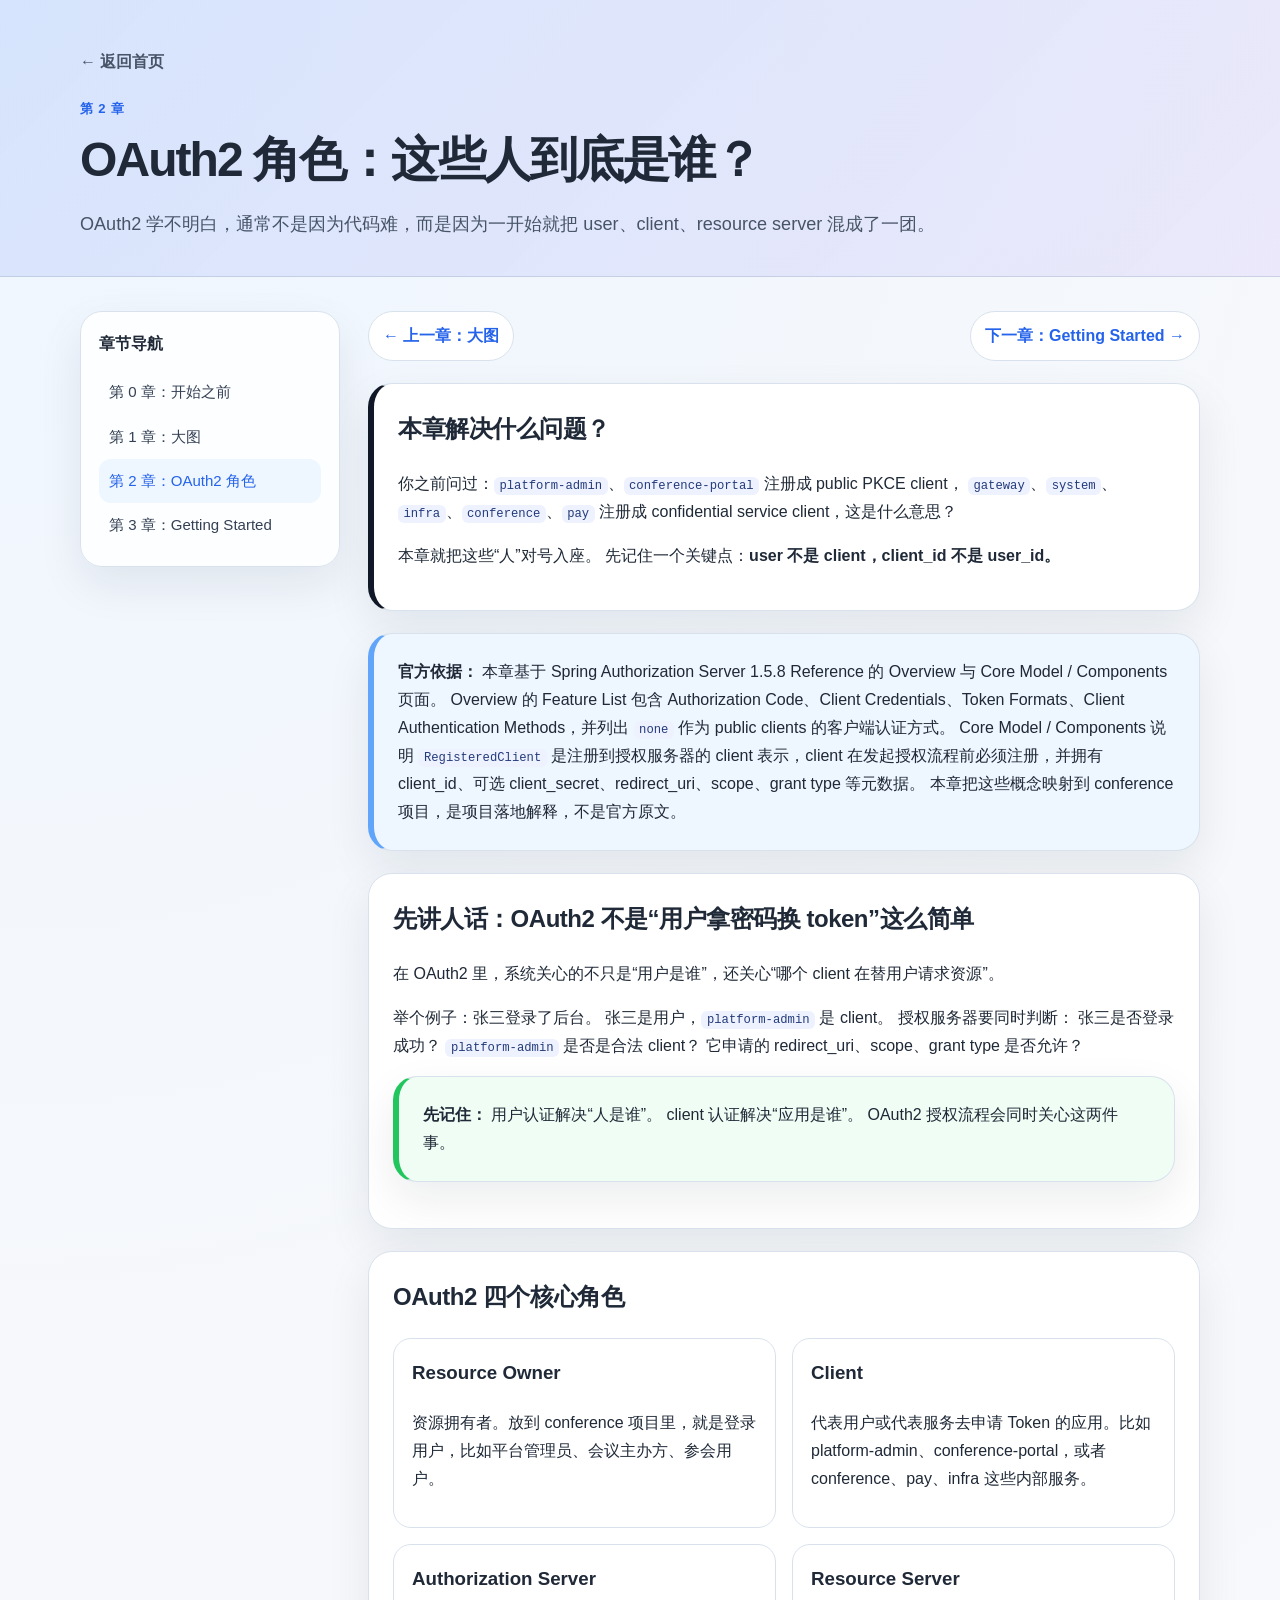
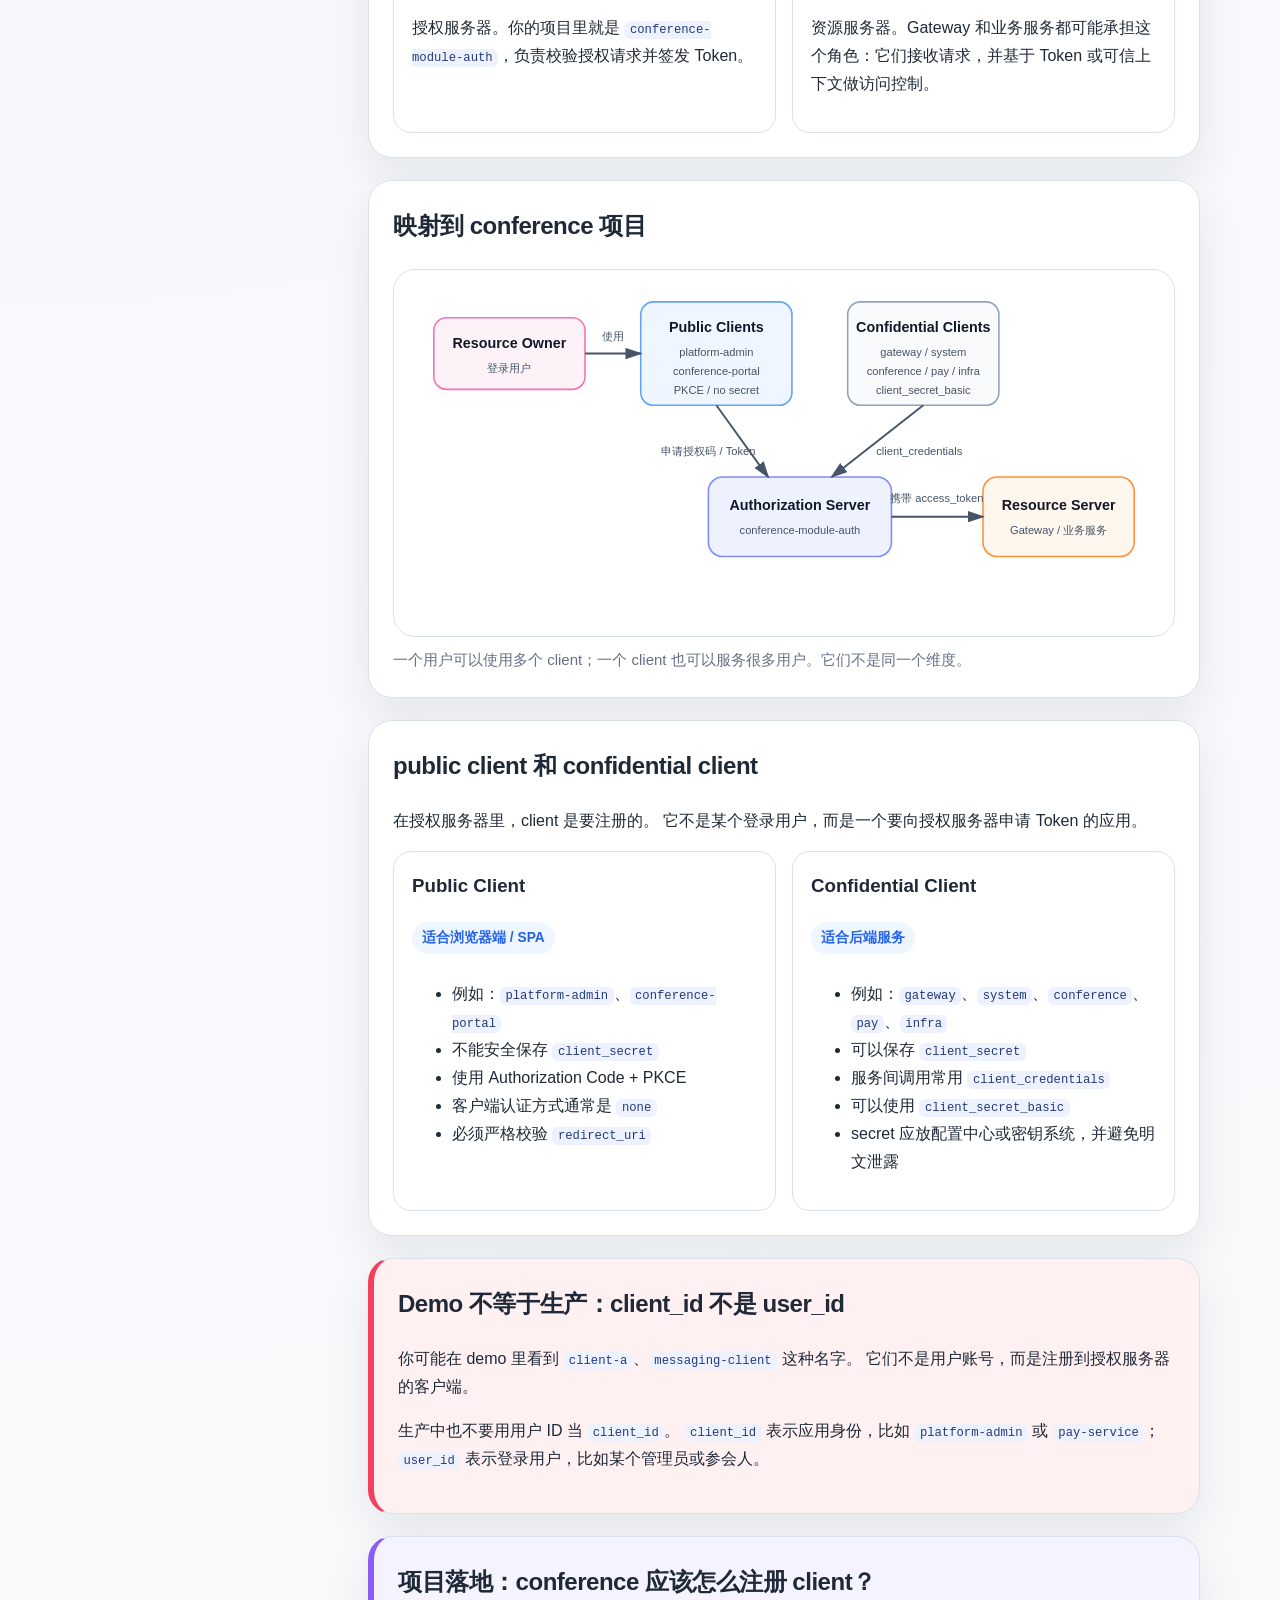
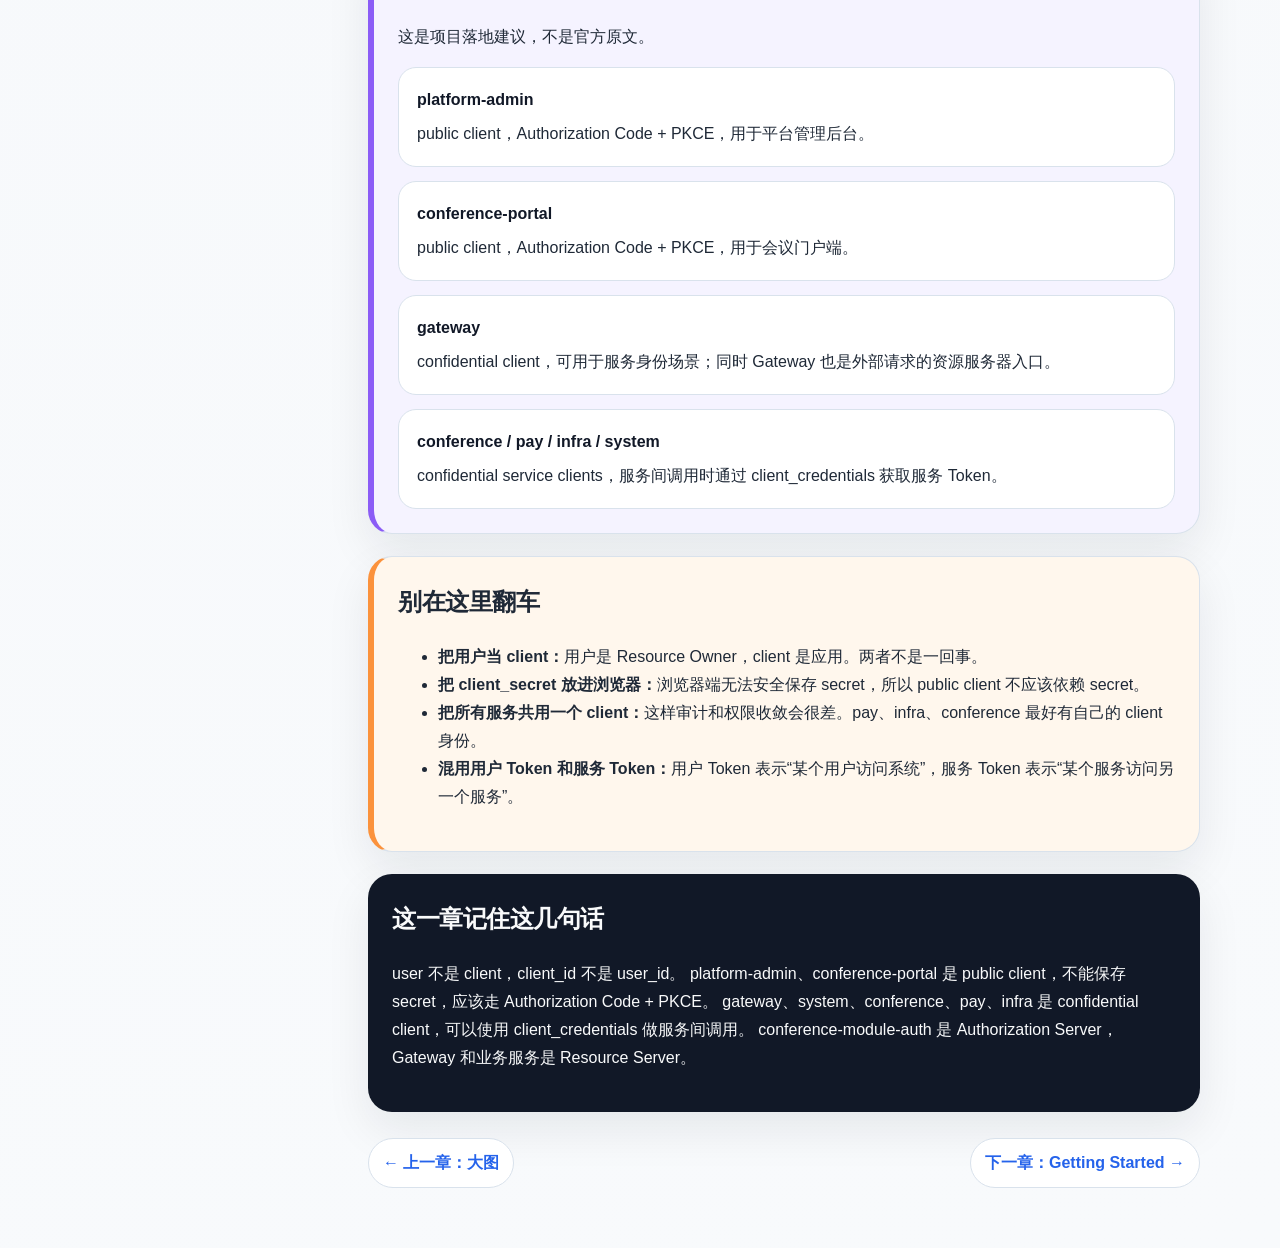
<file: spring-authorization-server-html-study/chapters/02-oauth2-roles.html>
<!DOCTYPE html>
<html lang="zh-CN">
<head>
  <meta charset="UTF-8" />
  <meta name="viewport" content="width=device-width, initial-scale=1.0" />
  <title>第 2 章：OAuth2 角色：这些人到底是谁？</title>
  <link rel="stylesheet" href="../assets/css/style.css" />
</head>
<body>
  <a class="skip-link" href="#main">跳到正文</a>
  <header class="chapter-header">
    <div class="container">
      <a class="back-link" href="../index.html">← 返回首页</a>
      <p class="eyebrow">第 2 章</p>
      <h1>OAuth2 角色：这些人到底是谁？</h1>
      <p class="lead">
        OAuth2 学不明白，通常不是因为代码难，而是因为一开始就把 user、client、resource server 混成了一团。
      </p>
    </div>
  </header>

  <main id="main" class="container book-layout">
    <aside class="toc">
      <strong>章节导航</strong>
      <a href="./00-before-you-start.html">第 0 章：开始之前</a>
      <a href="./01-big-picture.html">第 1 章：大图</a>
      <a href="./02-oauth2-roles.html">第 2 章：OAuth2 角色</a>
      <a href="./03-getting-started.html">第 3 章：Getting Started</a>
    </aside>

    <article class="content">
      <nav class="chapter-nav top">
        <a href="./01-big-picture.html">← 上一章：大图</a>
        <a href="./03-getting-started.html">下一章：Getting Started →</a>
      </nav>

      <section class="problem-box">
        <h2>本章解决什么问题？</h2>
        <p>
          你之前问过：<code>platform-admin</code>、<code>conference-portal</code> 注册成 public PKCE client，
          <code>gateway</code>、<code>system</code>、<code>infra</code>、<code>conference</code>、<code>pay</code>
          注册成 confidential service client，这是什么意思？
        </p>
        <p>
          本章就把这些“人”对号入座。
          先记住一个关键点：<strong>user 不是 client，client_id 不是 user_id。</strong>
        </p>
      </section>

      <section class="official-note">
        <strong>官方依据：</strong>
        本章基于 Spring Authorization Server 1.5.8 Reference 的 Overview 与 Core Model / Components 页面。
        Overview 的 Feature List 包含 Authorization Code、Client Credentials、Token Formats、Client Authentication Methods，并列出 <code>none</code> 作为 public clients 的客户端认证方式。
        Core Model / Components 说明 <code>RegisteredClient</code> 是注册到授权服务器的 client 表示，client 在发起授权流程前必须注册，并拥有 client_id、可选 client_secret、redirect_uri、scope、grant type 等元数据。
        本章把这些概念映射到 conference 项目，是项目落地解释，不是官方原文。
      </section>

      <section class="card">
        <h2>先讲人话：OAuth2 不是“用户拿密码换 token”这么简单</h2>
        <p>
          在 OAuth2 里，系统关心的不只是“用户是谁”，还关心“哪个 client 在替用户请求资源”。
        </p>
        <p>
          举个例子：张三登录了后台。
          张三是用户，<code>platform-admin</code> 是 client。
          授权服务器要同时判断：
          张三是否登录成功？
          <code>platform-admin</code> 是否是合法 client？
          它申请的 redirect_uri、scope、grant type 是否允许？
        </p>

        <div class="remember-box">
          <strong>先记住：</strong>
          用户认证解决“人是谁”。
          client 认证解决“应用是谁”。
          OAuth2 授权流程会同时关心这两件事。
        </div>
      </section>

      <section class="card">
        <h2>OAuth2 四个核心角色</h2>
        <div class="role-map">
          <div class="role-card">
            <h3>Resource Owner</h3>
            <p>资源拥有者。放到 conference 项目里，就是登录用户，比如平台管理员、会议主办方、参会用户。</p>
          </div>

          <div class="role-card">
            <h3>Client</h3>
            <p>代表用户或代表服务去申请 Token 的应用。比如 platform-admin、conference-portal，或者 conference、pay、infra 这些内部服务。</p>
          </div>

          <div class="role-card">
            <h3>Authorization Server</h3>
            <p>授权服务器。你的项目里就是 <code>conference-module-auth</code>，负责校验授权请求并签发 Token。</p>
          </div>

          <div class="role-card">
            <h3>Resource Server</h3>
            <p>资源服务器。Gateway 和业务服务都可能承担这个角色：它们接收请求，并基于 Token 或可信上下文做访问控制。</p>
          </div>
        </div>
      </section>

      <section class="card">
        <h2>映射到 conference 项目</h2>
        <figure class="diagram">
          <svg viewBox="0 0 980 460" role="img" aria-label="OAuth2 角色映射图">
            <defs>
              <marker id="arrow" markerWidth="10" markerHeight="10" refX="8" refY="3" orient="auto">
                <path d="M0,0 L0,6 L9,3 z"></path>
              </marker>
            </defs>

            <rect x="50" y="60" width="190" height="90" rx="16" class="svg-box user"/>
            <text x="145" y="98" text-anchor="middle" class="svg-title">Resource Owner</text>
            <text x="145" y="128" text-anchor="middle" class="svg-text">登录用户</text>

            <rect x="310" y="40" width="190" height="130" rx="16" class="svg-box client"/>
            <text x="405" y="78" text-anchor="middle" class="svg-title">Public Clients</text>
            <text x="405" y="108" text-anchor="middle" class="svg-text">platform-admin</text>
            <text x="405" y="132" text-anchor="middle" class="svg-text">conference-portal</text>
            <text x="405" y="156" text-anchor="middle" class="svg-text">PKCE / no secret</text>

            <rect x="570" y="40" width="190" height="130" rx="16" class="svg-box service"/>
            <text x="665" y="78" text-anchor="middle" class="svg-title">Confidential Clients</text>
            <text x="665" y="108" text-anchor="middle" class="svg-text">gateway / system</text>
            <text x="665" y="132" text-anchor="middle" class="svg-text">conference / pay / infra</text>
            <text x="665" y="156" text-anchor="middle" class="svg-text">client_secret_basic</text>

            <rect x="395" y="260" width="230" height="100" rx="18" class="svg-box auth"/>
            <text x="510" y="302" text-anchor="middle" class="svg-title">Authorization Server</text>
            <text x="510" y="332" text-anchor="middle" class="svg-text">conference-module-auth</text>

            <rect x="740" y="260" width="190" height="100" rx="18" class="svg-box gateway"/>
            <text x="835" y="302" text-anchor="middle" class="svg-title">Resource Server</text>
            <text x="835" y="332" text-anchor="middle" class="svg-text">Gateway / 业务服务</text>

            <line x1="240" y1="105" x2="310" y2="105" class="svg-line" marker-end="url(#arrow)"/>
            <text x="275" y="88" text-anchor="middle" class="svg-text">使用</text>

            <line x1="405" y1="170" x2="470" y2="260" class="svg-line" marker-end="url(#arrow)"/>
            <text x="395" y="232" text-anchor="middle" class="svg-text">申请授权码 / Token</text>

            <line x1="665" y1="170" x2="550" y2="260" class="svg-line" marker-end="url(#arrow)"/>
            <text x="660" y="232" text-anchor="middle" class="svg-text">client_credentials</text>

            <line x1="625" y1="310" x2="740" y2="310" class="svg-line" marker-end="url(#arrow)"/>
            <text x="682" y="292" text-anchor="middle" class="svg-text">携带 access_token</text>
          </svg>
          <figcaption>
            一个用户可以使用多个 client；一个 client 也可以服务很多用户。它们不是同一个维度。
          </figcaption>
        </figure>
      </section>

      <section class="card">
        <h2>public client 和 confidential client</h2>
        <p>
          在授权服务器里，client 是要注册的。
          它不是某个登录用户，而是一个要向授权服务器申请 Token 的应用。
        </p>

        <div class="compare-grid">
          <div class="compare-card">
            <h3>Public Client</h3>
            <p class="tag">适合浏览器端 / SPA</p>
            <ul>
              <li>例如：<code>platform-admin</code>、<code>conference-portal</code></li>
              <li>不能安全保存 <code>client_secret</code></li>
              <li>使用 Authorization Code + PKCE</li>
              <li>客户端认证方式通常是 <code>none</code></li>
              <li>必须严格校验 <code>redirect_uri</code></li>
            </ul>
          </div>

          <div class="compare-card">
            <h3>Confidential Client</h3>
            <p class="tag">适合后端服务</p>
            <ul>
              <li>例如：<code>gateway</code>、<code>system</code>、<code>conference</code>、<code>pay</code>、<code>infra</code></li>
              <li>可以保存 <code>client_secret</code></li>
              <li>服务间调用常用 <code>client_credentials</code></li>
              <li>可以使用 <code>client_secret_basic</code></li>
              <li>secret 应放配置中心或密钥系统，并避免明文泄露</li>
            </ul>
          </div>
        </div>
      </section>

      <section class="demo-note">
        <h2>Demo 不等于生产：client_id 不是 user_id</h2>
        <p>
          你可能在 demo 里看到 <code>client-a</code>、<code>messaging-client</code> 这种名字。
          它们不是用户账号，而是注册到授权服务器的客户端。
        </p>
        <p>
          生产中也不要用用户 ID 当 <code>client_id</code>。
          <code>client_id</code> 表示应用身份，比如 <code>platform-admin</code> 或 <code>pay-service</code>；
          <code>user_id</code> 表示登录用户，比如某个管理员或参会人。
        </p>
      </section>

      <section class="project-note">
        <h2>项目落地：conference 应该怎么注册 client？</h2>
        <p>这是项目落地建议，不是官方原文。</p>
        <div class="client-list">
          <div class="client-item">
            <strong>platform-admin</strong>
            <span>public client，Authorization Code + PKCE，用于平台管理后台。</span>
          </div>
          <div class="client-item">
            <strong>conference-portal</strong>
            <span>public client，Authorization Code + PKCE，用于会议门户端。</span>
          </div>
          <div class="client-item">
            <strong>gateway</strong>
            <span>confidential client，可用于服务身份场景；同时 Gateway 也是外部请求的资源服务器入口。</span>
          </div>
          <div class="client-item">
            <strong>conference / pay / infra / system</strong>
            <span>confidential service clients，服务间调用时通过 client_credentials 获取服务 Token。</span>
          </div>
        </div>
      </section>

      <section class="pitfall-box">
        <h2>别在这里翻车</h2>
        <ul>
          <li><strong>把用户当 client：</strong>用户是 Resource Owner，client 是应用。两者不是一回事。</li>
          <li><strong>把 client_secret 放进浏览器：</strong>浏览器端无法安全保存 secret，所以 public client 不应该依赖 secret。</li>
          <li><strong>把所有服务共用一个 client：</strong>这样审计和权限收敛会很差。pay、infra、conference 最好有自己的 client 身份。</li>
          <li><strong>混用用户 Token 和服务 Token：</strong>用户 Token 表示“某个用户访问系统”，服务 Token 表示“某个服务访问另一个服务”。</li>
        </ul>
      </section>

      <section class="summary-box">
        <h2>这一章记住这几句话</h2>
        <p>
          user 不是 client，client_id 不是 user_id。
          platform-admin、conference-portal 是 public client，不能保存 secret，应该走 Authorization Code + PKCE。
          gateway、system、conference、pay、infra 是 confidential client，可以使用 client_credentials 做服务间调用。
          conference-module-auth 是 Authorization Server，Gateway 和业务服务是 Resource Server。
        </p>
      </section>

      <nav class="chapter-nav bottom">
        <a href="./01-big-picture.html">← 上一章：大图</a>
        <a href="./03-getting-started.html">下一章：Getting Started →</a>
      </nav>
    </article>
  </main>
  <script src="../assets/js/main.js"></script>
</body>
</html>
</file>
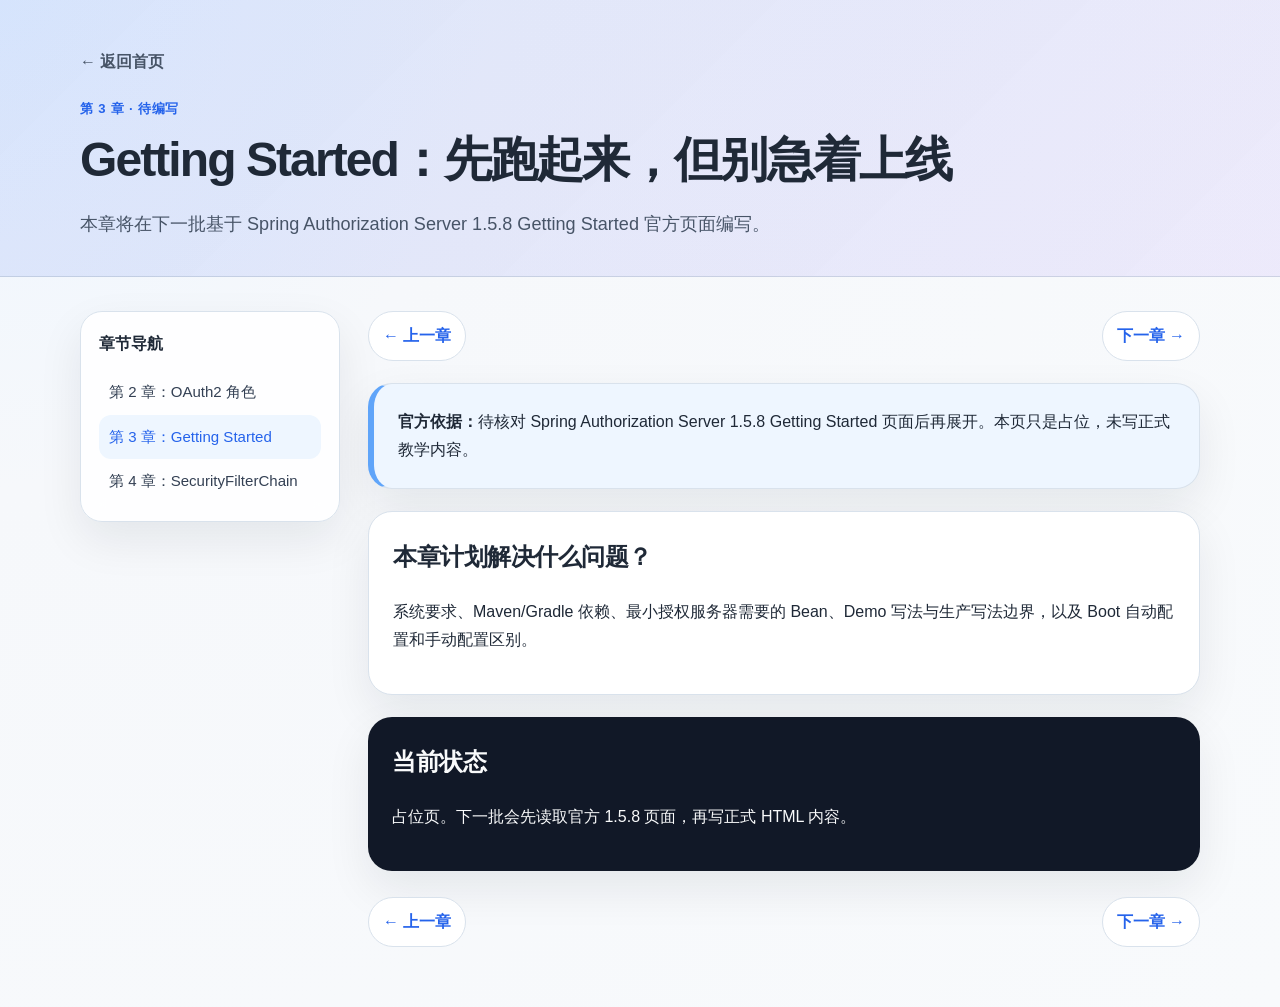
<file: spring-authorization-server-html-study/chapters/03-getting-started.html>
<!DOCTYPE html>
<html lang="zh-CN">
<head>
  <meta charset="UTF-8" />
  <meta name="viewport" content="width=device-width, initial-scale=1.0" />
  <title>第 3 章：Getting Started：先跑起来，但别急着上线</title>
  <link rel="stylesheet" href="../assets/css/style.css" />
</head>
<body>
  <header class="chapter-header"><div class="container"><a class="back-link" href="../index.html">← 返回首页</a><p class="eyebrow">第 3 章 · 待编写</p><h1>Getting Started：先跑起来，但别急着上线</h1><p class="lead">本章将在下一批基于 Spring Authorization Server 1.5.8 Getting Started 官方页面编写。</p></div></header>
  <main class="container book-layout"><aside class="toc"><strong>章节导航</strong><a href="./02-oauth2-roles.html">第 2 章：OAuth2 角色</a><a href="./03-getting-started.html">第 3 章：Getting Started</a><a href="./04-security-filter-chain.html">第 4 章：SecurityFilterChain</a></aside><article class="content"><nav class="chapter-nav top"><a href="./02-oauth2-roles.html">← 上一章</a><a href="./04-security-filter-chain.html">下一章 →</a></nav><section class="official-note"><strong>官方依据：</strong>待核对 Spring Authorization Server 1.5.8 Getting Started 页面后再展开。本页只是占位，未写正式教学内容。</section><section class="card"><h2>本章计划解决什么问题？</h2><p>系统要求、Maven/Gradle 依赖、最小授权服务器需要的 Bean、Demo 写法与生产写法边界，以及 Boot 自动配置和手动配置区别。</p></section><section class="summary-box"><h2>当前状态</h2><p>占位页。下一批会先读取官方 1.5.8 页面，再写正式 HTML 内容。</p></section><nav class="chapter-nav bottom"><a href="./02-oauth2-roles.html">← 上一章</a><a href="./04-security-filter-chain.html">下一章 →</a></nav></article></main><script src="../assets/js/main.js"></script>
</body>
</html>
</file>
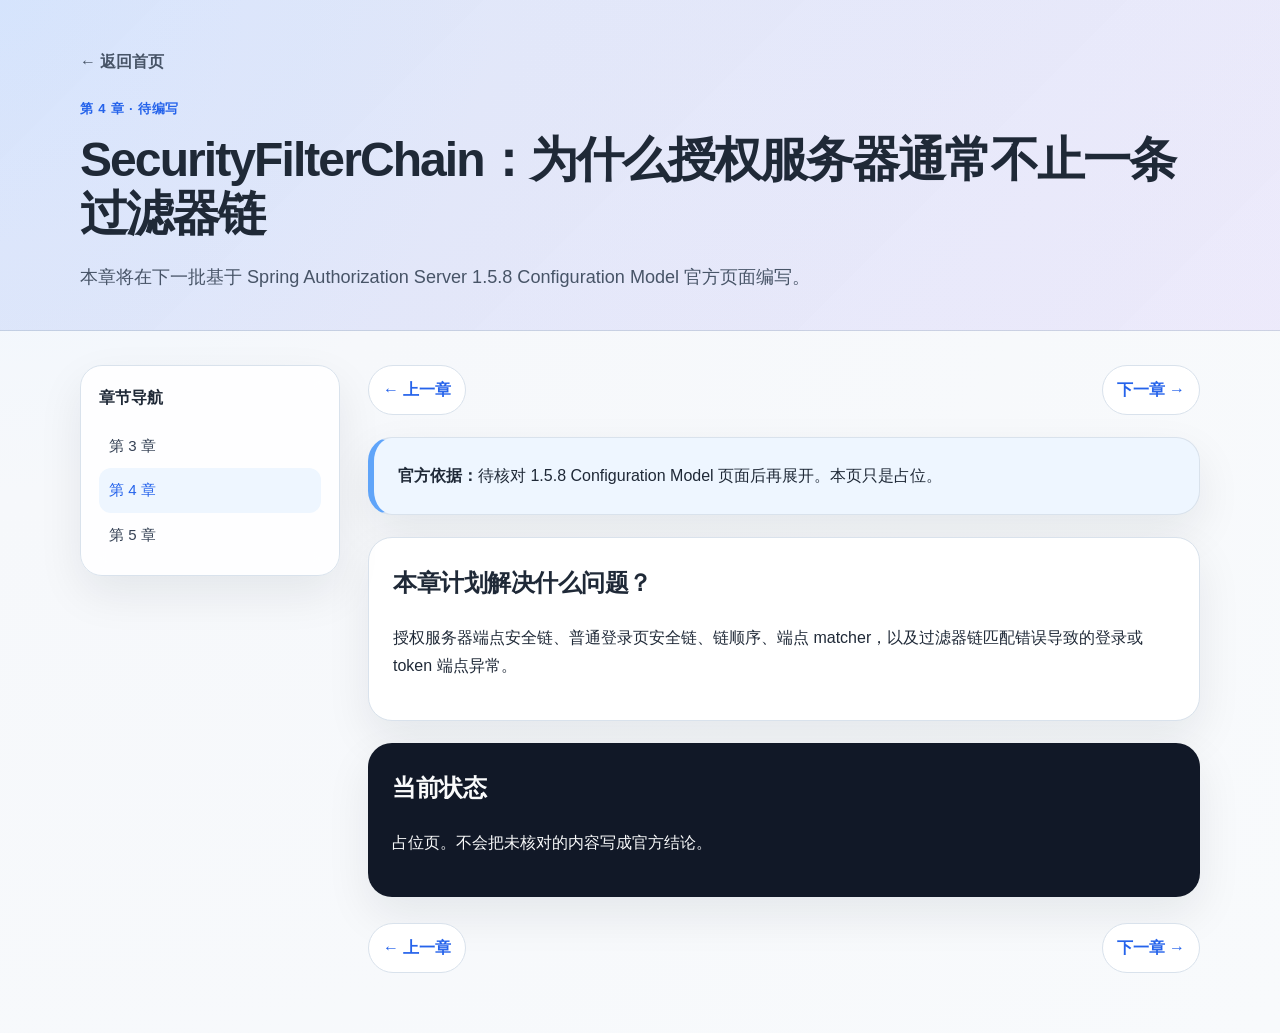
<file: spring-authorization-server-html-study/chapters/04-security-filter-chain.html>
<!DOCTYPE html>
<html lang="zh-CN"><head><meta charset="UTF-8" /><meta name="viewport" content="width=device-width, initial-scale=1.0" /><title>第 4 章：SecurityFilterChain</title><link rel="stylesheet" href="../assets/css/style.css" /></head><body><header class="chapter-header"><div class="container"><a class="back-link" href="../index.html">← 返回首页</a><p class="eyebrow">第 4 章 · 待编写</p><h1>SecurityFilterChain：为什么授权服务器通常不止一条过滤器链</h1><p class="lead">本章将在下一批基于 Spring Authorization Server 1.5.8 Configuration Model 官方页面编写。</p></div></header><main class="container book-layout"><aside class="toc"><strong>章节导航</strong><a href="./03-getting-started.html">第 3 章</a><a href="./04-security-filter-chain.html">第 4 章</a><a href="./05-registered-client.html">第 5 章</a></aside><article class="content"><nav class="chapter-nav top"><a href="./03-getting-started.html">← 上一章</a><a href="./05-registered-client.html">下一章 →</a></nav><section class="official-note"><strong>官方依据：</strong>待核对 1.5.8 Configuration Model 页面后再展开。本页只是占位。</section><section class="card"><h2>本章计划解决什么问题？</h2><p>授权服务器端点安全链、普通登录页安全链、链顺序、端点 matcher，以及过滤器链匹配错误导致的登录或 token 端点异常。</p></section><section class="summary-box"><h2>当前状态</h2><p>占位页。不会把未核对的内容写成官方结论。</p></section><nav class="chapter-nav bottom"><a href="./03-getting-started.html">← 上一章</a><a href="./05-registered-client.html">下一章 →</a></nav></article></main><script src="../assets/js/main.js"></script></body></html>
</file>
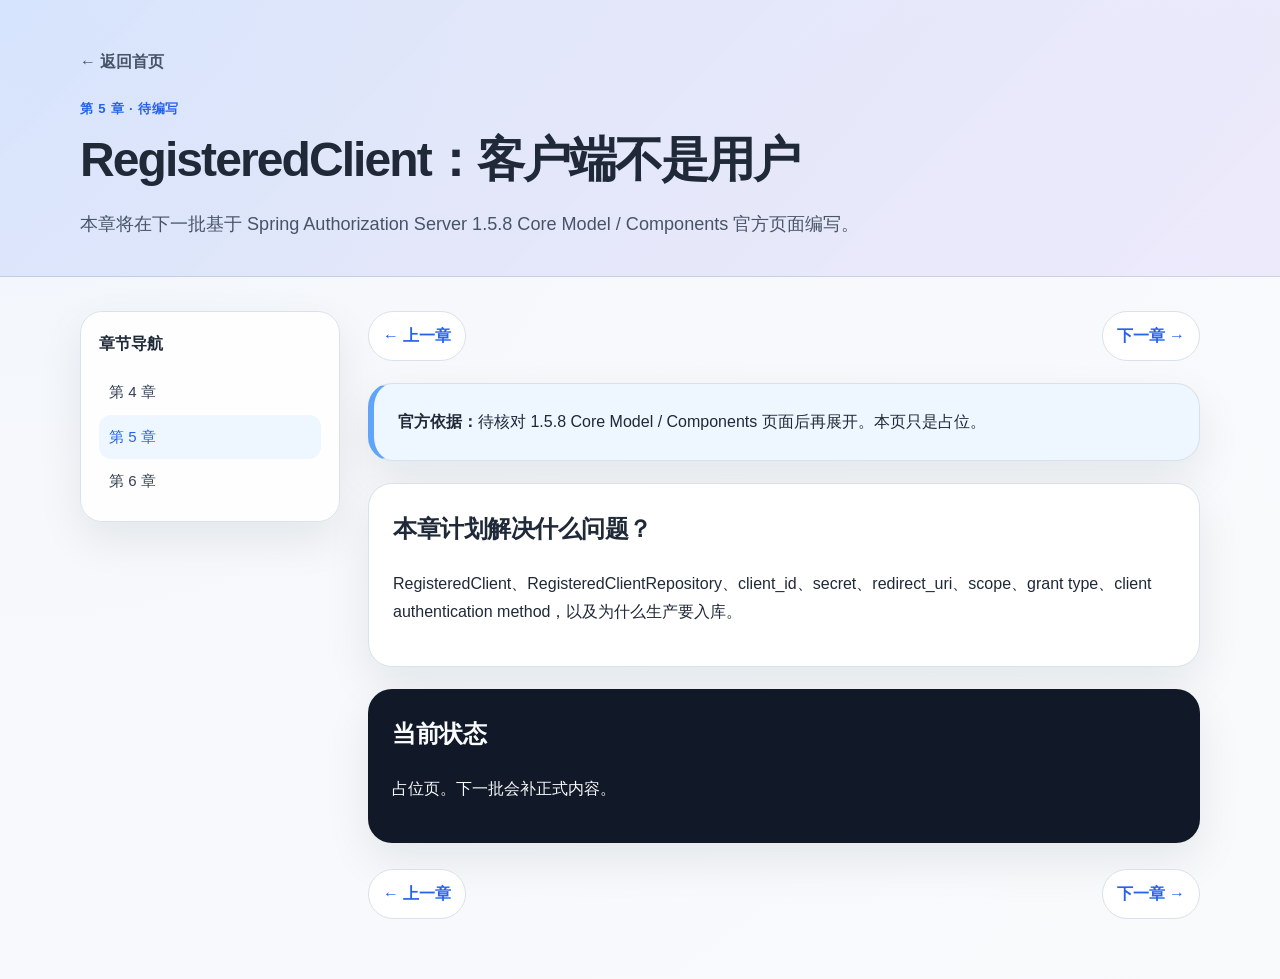
<file: spring-authorization-server-html-study/chapters/05-registered-client.html>
<!DOCTYPE html>
<html lang="zh-CN"><head><meta charset="UTF-8" /><meta name="viewport" content="width=device-width, initial-scale=1.0" /><title>第 5 章：RegisteredClient</title><link rel="stylesheet" href="../assets/css/style.css" /></head><body><header class="chapter-header"><div class="container"><a class="back-link" href="../index.html">← 返回首页</a><p class="eyebrow">第 5 章 · 待编写</p><h1>RegisteredClient：客户端不是用户</h1><p class="lead">本章将在下一批基于 Spring Authorization Server 1.5.8 Core Model / Components 官方页面编写。</p></div></header><main class="container book-layout"><aside class="toc"><strong>章节导航</strong><a href="./04-security-filter-chain.html">第 4 章</a><a href="./05-registered-client.html">第 5 章</a><a href="./06-token-jwt-jwk.html">第 6 章</a></aside><article class="content"><nav class="chapter-nav top"><a href="./04-security-filter-chain.html">← 上一章</a><a href="./06-token-jwt-jwk.html">下一章 →</a></nav><section class="official-note"><strong>官方依据：</strong>待核对 1.5.8 Core Model / Components 页面后再展开。本页只是占位。</section><section class="card"><h2>本章计划解决什么问题？</h2><p>RegisteredClient、RegisteredClientRepository、client_id、secret、redirect_uri、scope、grant type、client authentication method，以及为什么生产要入库。</p></section><section class="summary-box"><h2>当前状态</h2><p>占位页。下一批会补正式内容。</p></section><nav class="chapter-nav bottom"><a href="./04-security-filter-chain.html">← 上一章</a><a href="./06-token-jwt-jwk.html">下一章 →</a></nav></article></main><script src="../assets/js/main.js"></script></body></html>
</file>
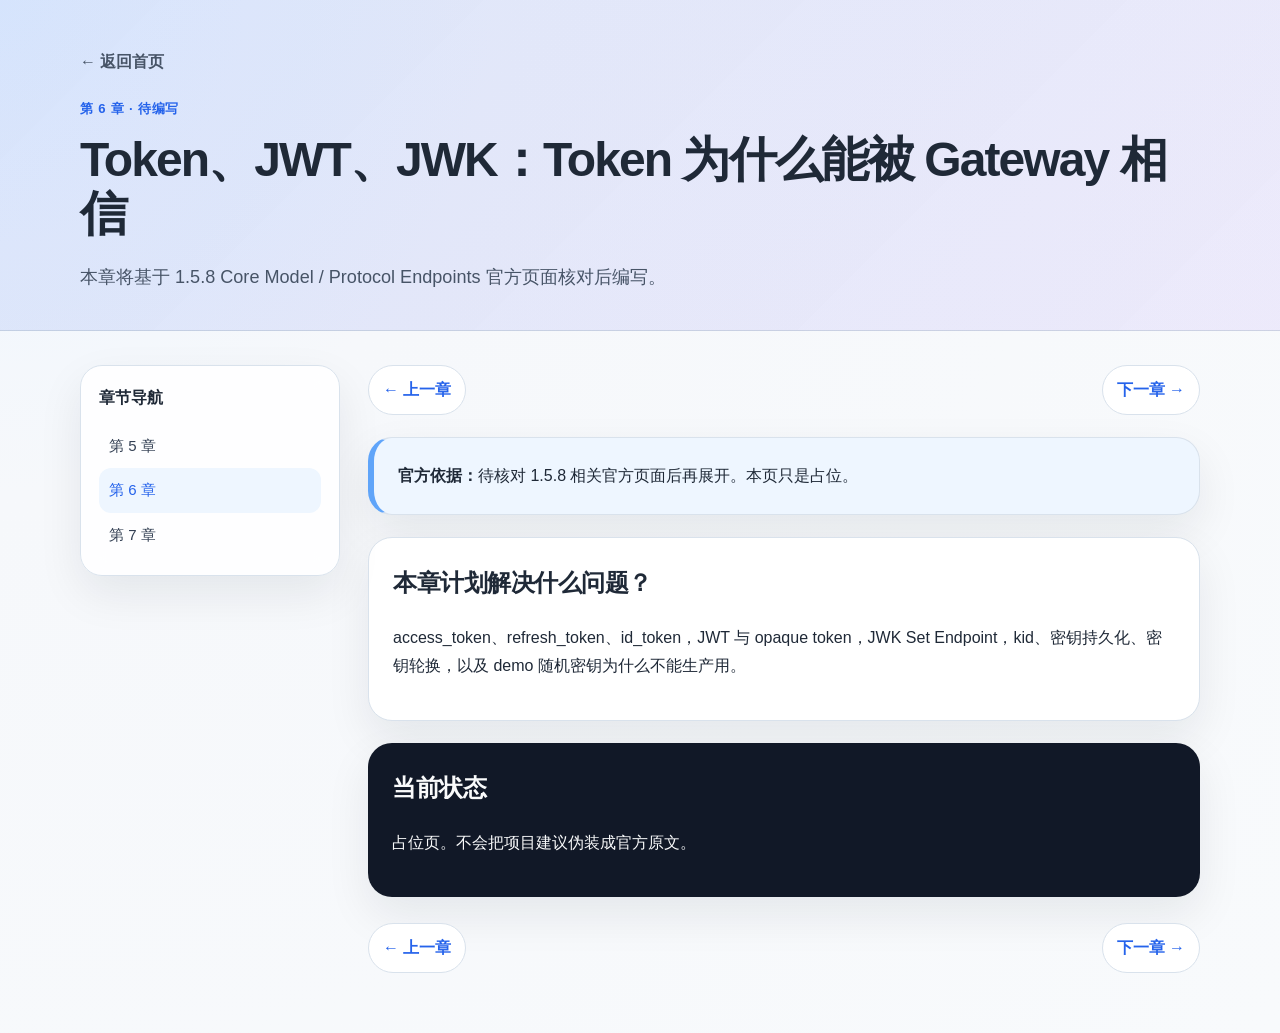
<file: spring-authorization-server-html-study/chapters/06-token-jwt-jwk.html>
<!DOCTYPE html>
<html lang="zh-CN"><head><meta charset="UTF-8" /><meta name="viewport" content="width=device-width, initial-scale=1.0" /><title>第 6 章：Token、JWT、JWK</title><link rel="stylesheet" href="../assets/css/style.css" /></head><body><header class="chapter-header"><div class="container"><a class="back-link" href="../index.html">← 返回首页</a><p class="eyebrow">第 6 章 · 待编写</p><h1>Token、JWT、JWK：Token 为什么能被 Gateway 相信</h1><p class="lead">本章将基于 1.5.8 Core Model / Protocol Endpoints 官方页面核对后编写。</p></div></header><main class="container book-layout"><aside class="toc"><strong>章节导航</strong><a href="./05-registered-client.html">第 5 章</a><a href="./06-token-jwt-jwk.html">第 6 章</a><a href="./07-authorization-code-pkce.html">第 7 章</a></aside><article class="content"><nav class="chapter-nav top"><a href="./05-registered-client.html">← 上一章</a><a href="./07-authorization-code-pkce.html">下一章 →</a></nav><section class="official-note"><strong>官方依据：</strong>待核对 1.5.8 相关官方页面后再展开。本页只是占位。</section><section class="card"><h2>本章计划解决什么问题？</h2><p>access_token、refresh_token、id_token，JWT 与 opaque token，JWK Set Endpoint，kid、密钥持久化、密钥轮换，以及 demo 随机密钥为什么不能生产用。</p></section><section class="summary-box"><h2>当前状态</h2><p>占位页。不会把项目建议伪装成官方原文。</p></section><nav class="chapter-nav bottom"><a href="./05-registered-client.html">← 上一章</a><a href="./07-authorization-code-pkce.html">下一章 →</a></nav></article></main><script src="../assets/js/main.js"></script></body></html>
</file>
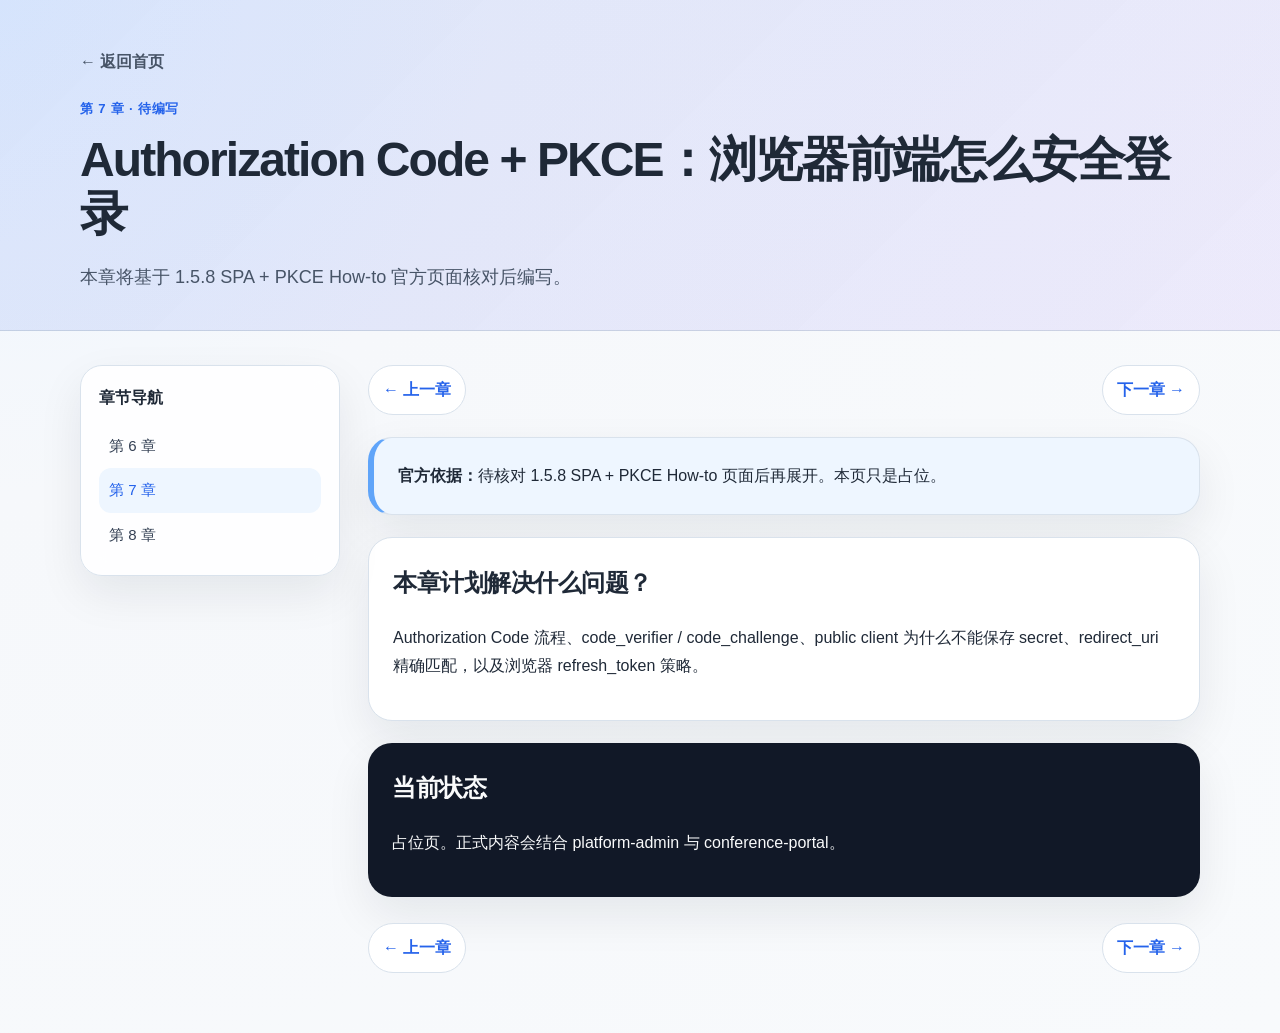
<file: spring-authorization-server-html-study/chapters/07-authorization-code-pkce.html>
<!DOCTYPE html>
<html lang="zh-CN"><head><meta charset="UTF-8" /><meta name="viewport" content="width=device-width, initial-scale=1.0" /><title>第 7 章：Authorization Code + PKCE</title><link rel="stylesheet" href="../assets/css/style.css" /></head><body><header class="chapter-header"><div class="container"><a class="back-link" href="../index.html">← 返回首页</a><p class="eyebrow">第 7 章 · 待编写</p><h1>Authorization Code + PKCE：浏览器前端怎么安全登录</h1><p class="lead">本章将基于 1.5.8 SPA + PKCE How-to 官方页面核对后编写。</p></div></header><main class="container book-layout"><aside class="toc"><strong>章节导航</strong><a href="./06-token-jwt-jwk.html">第 6 章</a><a href="./07-authorization-code-pkce.html">第 7 章</a><a href="./08-client-credentials-feign.html">第 8 章</a></aside><article class="content"><nav class="chapter-nav top"><a href="./06-token-jwt-jwk.html">← 上一章</a><a href="./08-client-credentials-feign.html">下一章 →</a></nav><section class="official-note"><strong>官方依据：</strong>待核对 1.5.8 SPA + PKCE How-to 页面后再展开。本页只是占位。</section><section class="card"><h2>本章计划解决什么问题？</h2><p>Authorization Code 流程、code_verifier / code_challenge、public client 为什么不能保存 secret、redirect_uri 精确匹配，以及浏览器 refresh_token 策略。</p></section><section class="summary-box"><h2>当前状态</h2><p>占位页。正式内容会结合 platform-admin 与 conference-portal。</p></section><nav class="chapter-nav bottom"><a href="./06-token-jwt-jwk.html">← 上一章</a><a href="./08-client-credentials-feign.html">下一章 →</a></nav></article></main><script src="../assets/js/main.js"></script></body></html>
</file>
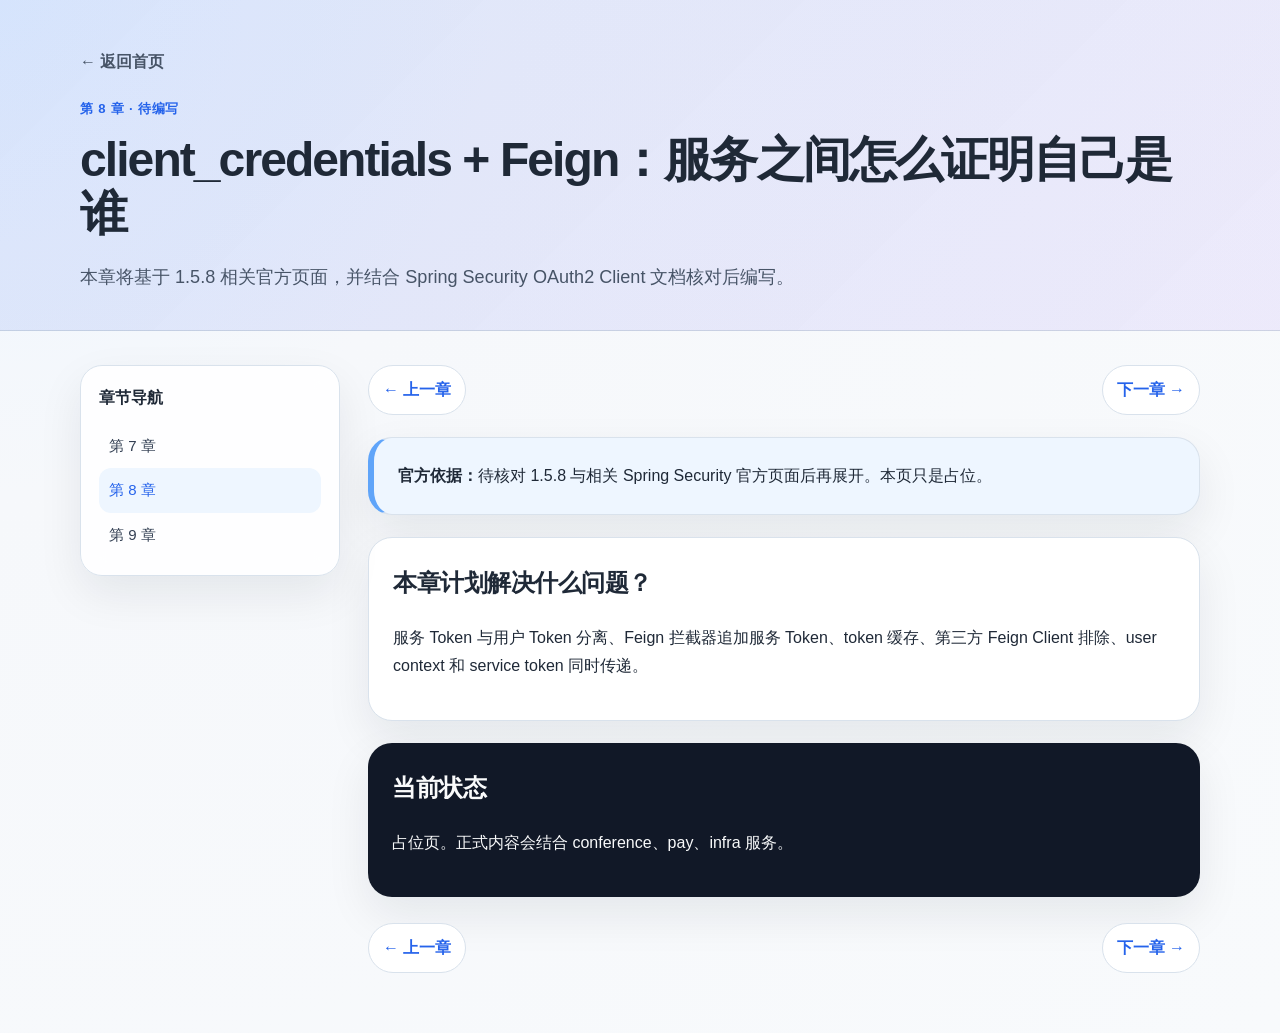
<file: spring-authorization-server-html-study/chapters/08-client-credentials-feign.html>
<!DOCTYPE html>
<html lang="zh-CN"><head><meta charset="UTF-8" /><meta name="viewport" content="width=device-width, initial-scale=1.0" /><title>第 8 章：client_credentials + Feign</title><link rel="stylesheet" href="../assets/css/style.css" /></head><body><header class="chapter-header"><div class="container"><a class="back-link" href="../index.html">← 返回首页</a><p class="eyebrow">第 8 章 · 待编写</p><h1>client_credentials + Feign：服务之间怎么证明自己是谁</h1><p class="lead">本章将基于 1.5.8 相关官方页面，并结合 Spring Security OAuth2 Client 文档核对后编写。</p></div></header><main class="container book-layout"><aside class="toc"><strong>章节导航</strong><a href="./07-authorization-code-pkce.html">第 7 章</a><a href="./08-client-credentials-feign.html">第 8 章</a><a href="./09-jpa-persistence.html">第 9 章</a></aside><article class="content"><nav class="chapter-nav top"><a href="./07-authorization-code-pkce.html">← 上一章</a><a href="./09-jpa-persistence.html">下一章 →</a></nav><section class="official-note"><strong>官方依据：</strong>待核对 1.5.8 与相关 Spring Security 官方页面后再展开。本页只是占位。</section><section class="card"><h2>本章计划解决什么问题？</h2><p>服务 Token 与用户 Token 分离、Feign 拦截器追加服务 Token、token 缓存、第三方 Feign Client 排除、user context 和 service token 同时传递。</p></section><section class="summary-box"><h2>当前状态</h2><p>占位页。正式内容会结合 conference、pay、infra 服务。</p></section><nav class="chapter-nav bottom"><a href="./07-authorization-code-pkce.html">← 上一章</a><a href="./09-jpa-persistence.html">下一章 →</a></nav></article></main><script src="../assets/js/main.js"></script></body></html>
</file>
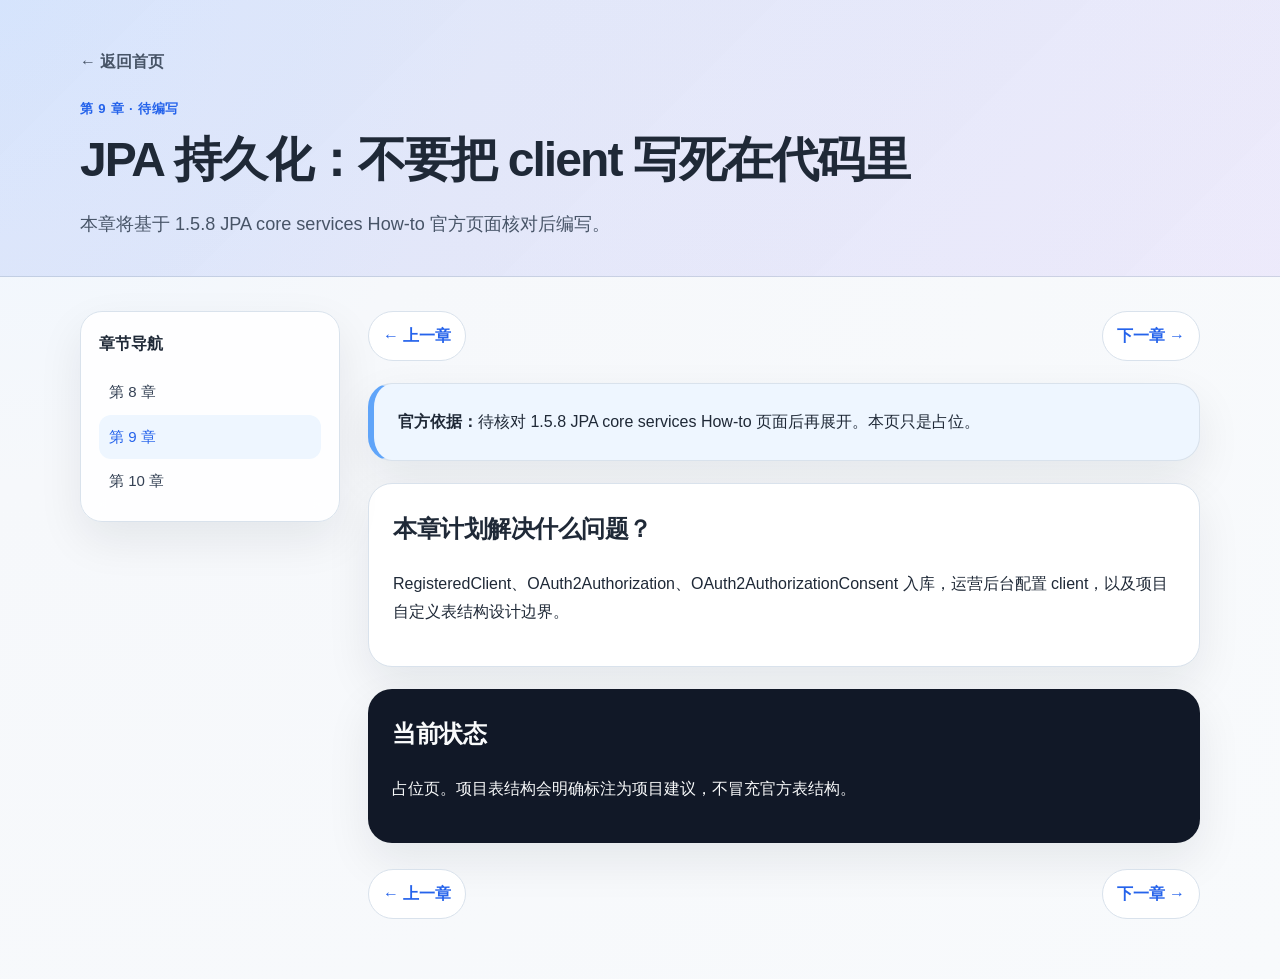
<file: spring-authorization-server-html-study/chapters/09-jpa-persistence.html>
<!DOCTYPE html>
<html lang="zh-CN"><head><meta charset="UTF-8" /><meta name="viewport" content="width=device-width, initial-scale=1.0" /><title>第 9 章：JPA 持久化</title><link rel="stylesheet" href="../assets/css/style.css" /></head><body><header class="chapter-header"><div class="container"><a class="back-link" href="../index.html">← 返回首页</a><p class="eyebrow">第 9 章 · 待编写</p><h1>JPA 持久化：不要把 client 写死在代码里</h1><p class="lead">本章将基于 1.5.8 JPA core services How-to 官方页面核对后编写。</p></div></header><main class="container book-layout"><aside class="toc"><strong>章节导航</strong><a href="./08-client-credentials-feign.html">第 8 章</a><a href="./09-jpa-persistence.html">第 9 章</a><a href="./10-rbac-claims-gateway.html">第 10 章</a></aside><article class="content"><nav class="chapter-nav top"><a href="./08-client-credentials-feign.html">← 上一章</a><a href="./10-rbac-claims-gateway.html">下一章 →</a></nav><section class="official-note"><strong>官方依据：</strong>待核对 1.5.8 JPA core services How-to 页面后再展开。本页只是占位。</section><section class="card"><h2>本章计划解决什么问题？</h2><p>RegisteredClient、OAuth2Authorization、OAuth2AuthorizationConsent 入库，运营后台配置 client，以及项目自定义表结构设计边界。</p></section><section class="summary-box"><h2>当前状态</h2><p>占位页。项目表结构会明确标注为项目建议，不冒充官方表结构。</p></section><nav class="chapter-nav bottom"><a href="./08-client-credentials-feign.html">← 上一章</a><a href="./10-rbac-claims-gateway.html">下一章 →</a></nav></article></main><script src="../assets/js/main.js"></script></body></html>
</file>
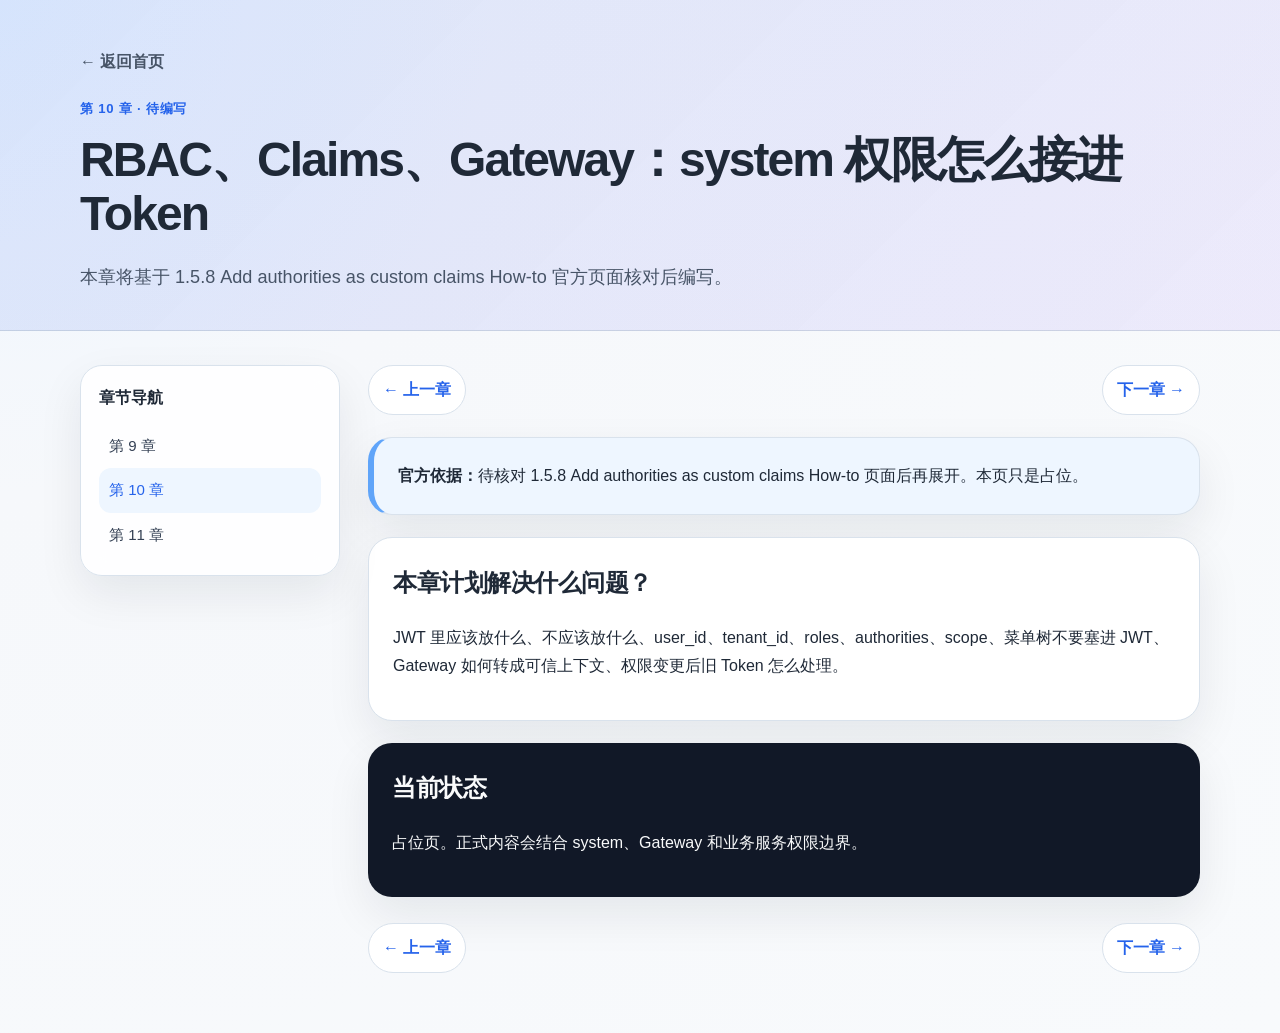
<file: spring-authorization-server-html-study/chapters/10-rbac-claims-gateway.html>
<!DOCTYPE html>
<html lang="zh-CN"><head><meta charset="UTF-8" /><meta name="viewport" content="width=device-width, initial-scale=1.0" /><title>第 10 章：RBAC、Claims、Gateway</title><link rel="stylesheet" href="../assets/css/style.css" /></head><body><header class="chapter-header"><div class="container"><a class="back-link" href="../index.html">← 返回首页</a><p class="eyebrow">第 10 章 · 待编写</p><h1>RBAC、Claims、Gateway：system 权限怎么接进 Token</h1><p class="lead">本章将基于 1.5.8 Add authorities as custom claims How-to 官方页面核对后编写。</p></div></header><main class="container book-layout"><aside class="toc"><strong>章节导航</strong><a href="./09-jpa-persistence.html">第 9 章</a><a href="./10-rbac-claims-gateway.html">第 10 章</a><a href="./11-production-checklist.html">第 11 章</a></aside><article class="content"><nav class="chapter-nav top"><a href="./09-jpa-persistence.html">← 上一章</a><a href="./11-production-checklist.html">下一章 →</a></nav><section class="official-note"><strong>官方依据：</strong>待核对 1.5.8 Add authorities as custom claims How-to 页面后再展开。本页只是占位。</section><section class="card"><h2>本章计划解决什么问题？</h2><p>JWT 里应该放什么、不应该放什么、user_id、tenant_id、roles、authorities、scope、菜单树不要塞进 JWT、Gateway 如何转成可信上下文、权限变更后旧 Token 怎么处理。</p></section><section class="summary-box"><h2>当前状态</h2><p>占位页。正式内容会结合 system、Gateway 和业务服务权限边界。</p></section><nav class="chapter-nav bottom"><a href="./09-jpa-persistence.html">← 上一章</a><a href="./11-production-checklist.html">下一章 →</a></nav></article></main><script src="../assets/js/main.js"></script></body></html>
</file>
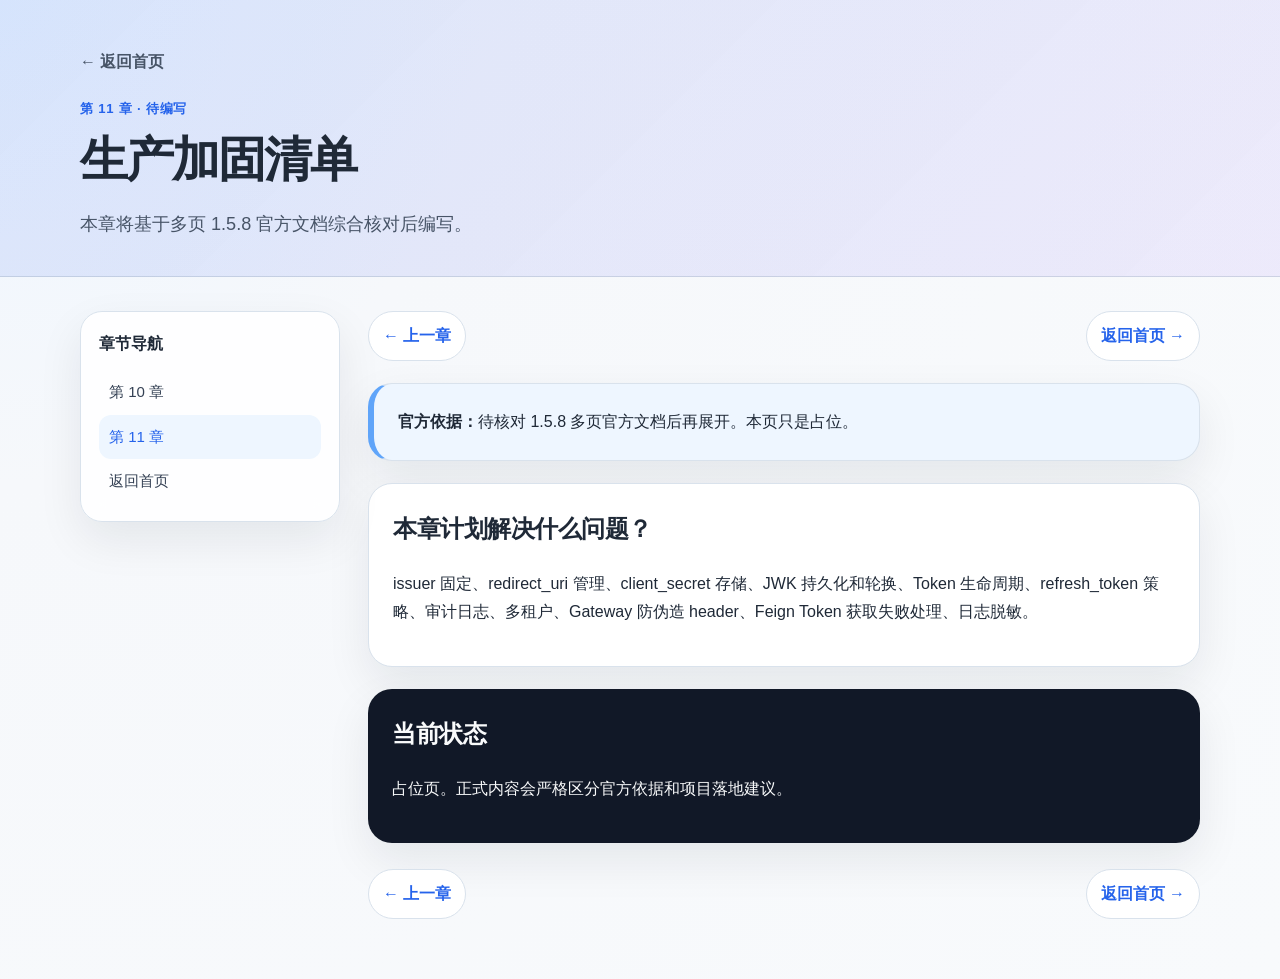
<file: spring-authorization-server-html-study/chapters/11-production-checklist.html>
<!DOCTYPE html>
<html lang="zh-CN"><head><meta charset="UTF-8" /><meta name="viewport" content="width=device-width, initial-scale=1.0" /><title>第 11 章：生产加固清单</title><link rel="stylesheet" href="../assets/css/style.css" /></head><body><header class="chapter-header"><div class="container"><a class="back-link" href="../index.html">← 返回首页</a><p class="eyebrow">第 11 章 · 待编写</p><h1>生产加固清单</h1><p class="lead">本章将基于多页 1.5.8 官方文档综合核对后编写。</p></div></header><main class="container book-layout"><aside class="toc"><strong>章节导航</strong><a href="./10-rbac-claims-gateway.html">第 10 章</a><a href="./11-production-checklist.html">第 11 章</a><a href="../index.html">返回首页</a></aside><article class="content"><nav class="chapter-nav top"><a href="./10-rbac-claims-gateway.html">← 上一章</a><a href="../index.html">返回首页 →</a></nav><section class="official-note"><strong>官方依据：</strong>待核对 1.5.8 多页官方文档后再展开。本页只是占位。</section><section class="card"><h2>本章计划解决什么问题？</h2><p>issuer 固定、redirect_uri 管理、client_secret 存储、JWK 持久化和轮换、Token 生命周期、refresh_token 策略、审计日志、多租户、Gateway 防伪造 header、Feign Token 获取失败处理、日志脱敏。</p></section><section class="summary-box"><h2>当前状态</h2><p>占位页。正式内容会严格区分官方依据和项目落地建议。</p></section><nav class="chapter-nav bottom"><a href="./10-rbac-claims-gateway.html">← 上一章</a><a href="../index.html">返回首页 →</a></nav></article></main><script src="../assets/js/main.js"></script></body></html>
</file>
<file: spring-authorization-server-html-study/assets/css/style.css>
:root {
  --bg: #f6f8fb;
  --panel: #ffffff;
  --text: #1f2937;
  --muted: #667085;
  --border: #d9e2ec;
  --brand: #2563eb;
  --brand-dark: #1d4ed8;
  --code-bg: #0f172a;
  --code-text: #e5e7eb;
  --official-bg: #eef6ff;
  --official-border: #60a5fa;
  --remember-bg: #f0fdf4;
  --remember-border: #22c55e;
  --pitfall-bg: #fff7ed;
  --pitfall-border: #fb923c;
  --project-bg: #f5f3ff;
  --project-border: #8b5cf6;
  --demo-bg: #fff1f2;
  --demo-border: #f43f5e;
  --shadow: 0 18px 45px rgba(15, 23, 42, 0.08);
}

* { box-sizing: border-box; }
html { scroll-behavior: smooth; }
body {
  margin: 0;
  font-family: -apple-system, BlinkMacSystemFont, "Segoe UI", "PingFang SC", "Hiragino Sans GB", "Microsoft YaHei", sans-serif;
  color: var(--text);
  background: radial-gradient(circle at top left, #eef6ff 0, #f6f8fb 30%, #f8fafc 100%);
  line-height: 1.75;
}
a { color: var(--brand); text-decoration: none; }
a:hover { color: var(--brand-dark); text-decoration: underline; }
code {
  padding: .12rem .34rem;
  border-radius: .38rem;
  background: #eef2ff;
  color: #243b7b;
  font-size: .94em;
}
pre {
  overflow-x: auto;
  padding: 1.1rem 1.25rem;
  border-radius: 18px;
  background: var(--code-bg);
  color: var(--code-text);
  box-shadow: inset 0 0 0 1px rgba(255,255,255,.06);
}
pre code { padding: 0; background: transparent; color: inherit; }
.container { width: min(1120px, calc(100% - 32px)); margin: 0 auto; }
.book-header, .chapter-header {
  padding: 72px 0 48px;
  background: linear-gradient(135deg, rgba(37,99,235,.12), rgba(139,92,246,.10));
  border-bottom: 1px solid rgba(148, 163, 184, .35);
}
.chapter-header { padding: 48px 0 36px; }
.eyebrow {
  margin: 0 0 12px;
  color: var(--brand);
  font-weight: 800;
  letter-spacing: .06em;
  text-transform: uppercase;
  font-size: .82rem;
}
h1 { margin: 0; font-size: clamp(2rem, 5vw, 4rem); line-height: 1.12; letter-spacing: -0.04em; }
.chapter-header h1 { font-size: clamp(1.8rem, 4vw, 3rem); }
.lead { max-width: 860px; margin: 22px 0 0; font-size: 1.13rem; color: #475467; }
.hero-actions { margin-top: 28px; display: flex; flex-wrap: wrap; gap: 12px; }
.button {
  display: inline-flex;
  align-items: center;
  justify-content: center;
  padding: .82rem 1.1rem;
  border-radius: 999px;
  font-weight: 800;
  border: 1px solid transparent;
}
.button.primary { background: var(--brand); color: #fff; box-shadow: 0 12px 30px rgba(37, 99, 235, .25); }
.button.secondary { background: #fff; color: var(--brand); border-color: #bfdbfe; }
.back-link { display: inline-block; margin-bottom: 22px; color: #475467; font-weight: 700; }
.book-layout {
  display: grid;
  grid-template-columns: 260px minmax(0, 1fr);
  gap: 28px;
  padding: 34px 0 60px;
}
.toc {
  position: sticky;
  top: 18px;
  align-self: start;
  padding: 18px;
  border: 1px solid var(--border);
  border-radius: 22px;
  background: rgba(255,255,255,.86);
  backdrop-filter: blur(12px);
  box-shadow: var(--shadow);
}
.toc strong { display: block; margin-bottom: 12px; }
.toc a {
  display: block;
  padding: 9px 10px;
  border-radius: 12px;
  color: #344054;
  font-size: .94rem;
}
.toc a:hover, .toc a.active { background: #eef6ff; color: var(--brand); text-decoration: none; }
.content { min-width: 0; }
.card, .official-note, .remember-box, .pitfall-box, .project-note, .demo-note, .problem-box, .summary-box {
  margin-bottom: 22px;
  padding: 24px;
  border-radius: 24px;
  background: var(--panel);
  border: 1px solid var(--border);
  box-shadow: var(--shadow);
}
.card h2, .official-note h2, .remember-box h2, .pitfall-box h2, .project-note h2, .demo-note h2, .problem-box h2, .summary-box h2 {
  margin-top: 0;
  letter-spacing: -0.02em;
}
.official-note { background: var(--official-bg); border-left: 6px solid var(--official-border); }
.remember-box { background: var(--remember-bg); border-left: 6px solid var(--remember-border); }
.pitfall-box { background: var(--pitfall-bg); border-left: 6px solid var(--pitfall-border); }
.project-note { background: var(--project-bg); border-left: 6px solid var(--project-border); }
.demo-note { background: var(--demo-bg); border-left: 6px solid var(--demo-border); }
.problem-box { background: #fff; border-left: 6px solid #111827; }
.summary-box { background: #111827; color: #f9fafb; border: none; }
.summary-box code { background: rgba(255,255,255,.12); color: #fff; }
.chapter-nav {
  display: flex;
  justify-content: space-between;
  gap: 12px;
  margin-bottom: 22px;
}
.chapter-nav.bottom { margin-top: 26px; margin-bottom: 0; }
.chapter-nav a {
  padding: 10px 14px;
  border: 1px solid var(--border);
  border-radius: 999px;
  background: #fff;
  font-weight: 800;
}
.diagram { margin: 22px 0 0; }
.diagram svg {
  width: 100%;
  height: auto;
  display: block;
  border-radius: 22px;
  background: #ffffff;
  border: 1px solid var(--border);
}
.diagram figcaption { margin-top: 10px; color: var(--muted); font-size: .94rem; }
.svg-box { fill: #fff; stroke: #cbd5e1; stroke-width: 2; }
.svg-box.client { fill: #eff6ff; stroke: #60a5fa; }
.svg-box.auth { fill: #eef2ff; stroke: #818cf8; }
.svg-box.system { fill: #f0fdf4; stroke: #22c55e; }
.svg-box.gateway { fill: #fff7ed; stroke: #fb923c; }
.svg-box.service { fill: #f8fafc; stroke: #94a3b8; }
.svg-box.user { fill: #fdf2f8; stroke: #f472b6; }
.svg-title { font-weight: 800; font-size: 18px; fill: #111827; }
.svg-text { font-size: 14px; fill: #475467; }
.svg-caption { font-size: 16px; fill: #667085; }
.svg-line { stroke: #475467; stroke-width: 2.4; fill: none; }
.svg-line.dashed { stroke-dasharray: 7 7; }
marker path { fill: #475467; }
.concept-grid, .role-map, .compare-grid {
  display: grid;
  grid-template-columns: repeat(2, minmax(0, 1fr));
  gap: 16px;
}
.concept-card, .role-card, .compare-card, .priority-item, .client-item {
  border: 1px solid var(--border);
  border-radius: 18px;
  background: #fff;
  padding: 18px;
}
.concept-card h3, .role-card h3, .compare-card h3 { margin-top: 0; }
.tag {
  display: inline-block;
  margin: 0 0 10px;
  padding: 4px 10px;
  border-radius: 999px;
  background: #eef6ff;
  color: var(--brand);
  font-weight: 800;
  font-size: .86rem;
}
.priority-list, .client-list { display: grid; gap: 14px; }
.client-item { display: grid; gap: 6px; }
.client-item strong { color: #111827; }
.reading-route li { margin-bottom: 10px; }
.book-footer {
  border-top: 1px solid var(--border);
  background: #fff;
  padding: 24px 0;
}
.book-footer .container { display: flex; justify-content: space-between; gap: 12px; flex-wrap: wrap; }
.notice-strip {
  margin: 22px 0;
  padding: 14px 18px;
  border-radius: 18px;
  background: #eef2ff;
  color: #3730a3;
  font-weight: 700;
}
.skip-link {
  position: absolute;
  left: -999px;
  top: 8px;
  background: #111827;
  color: #fff;
  padding: 8px 12px;
  border-radius: 8px;
}
.skip-link:focus { left: 8px; z-index: 1000; }
@media (max-width: 860px) {
  .book-layout { grid-template-columns: 1fr; }
  .toc { position: static; }
  .concept-grid, .role-map, .compare-grid { grid-template-columns: 1fr; }
  .chapter-nav { flex-direction: column; }
  .book-header, .chapter-header { padding: 42px 0 30px; }
}
</file>
